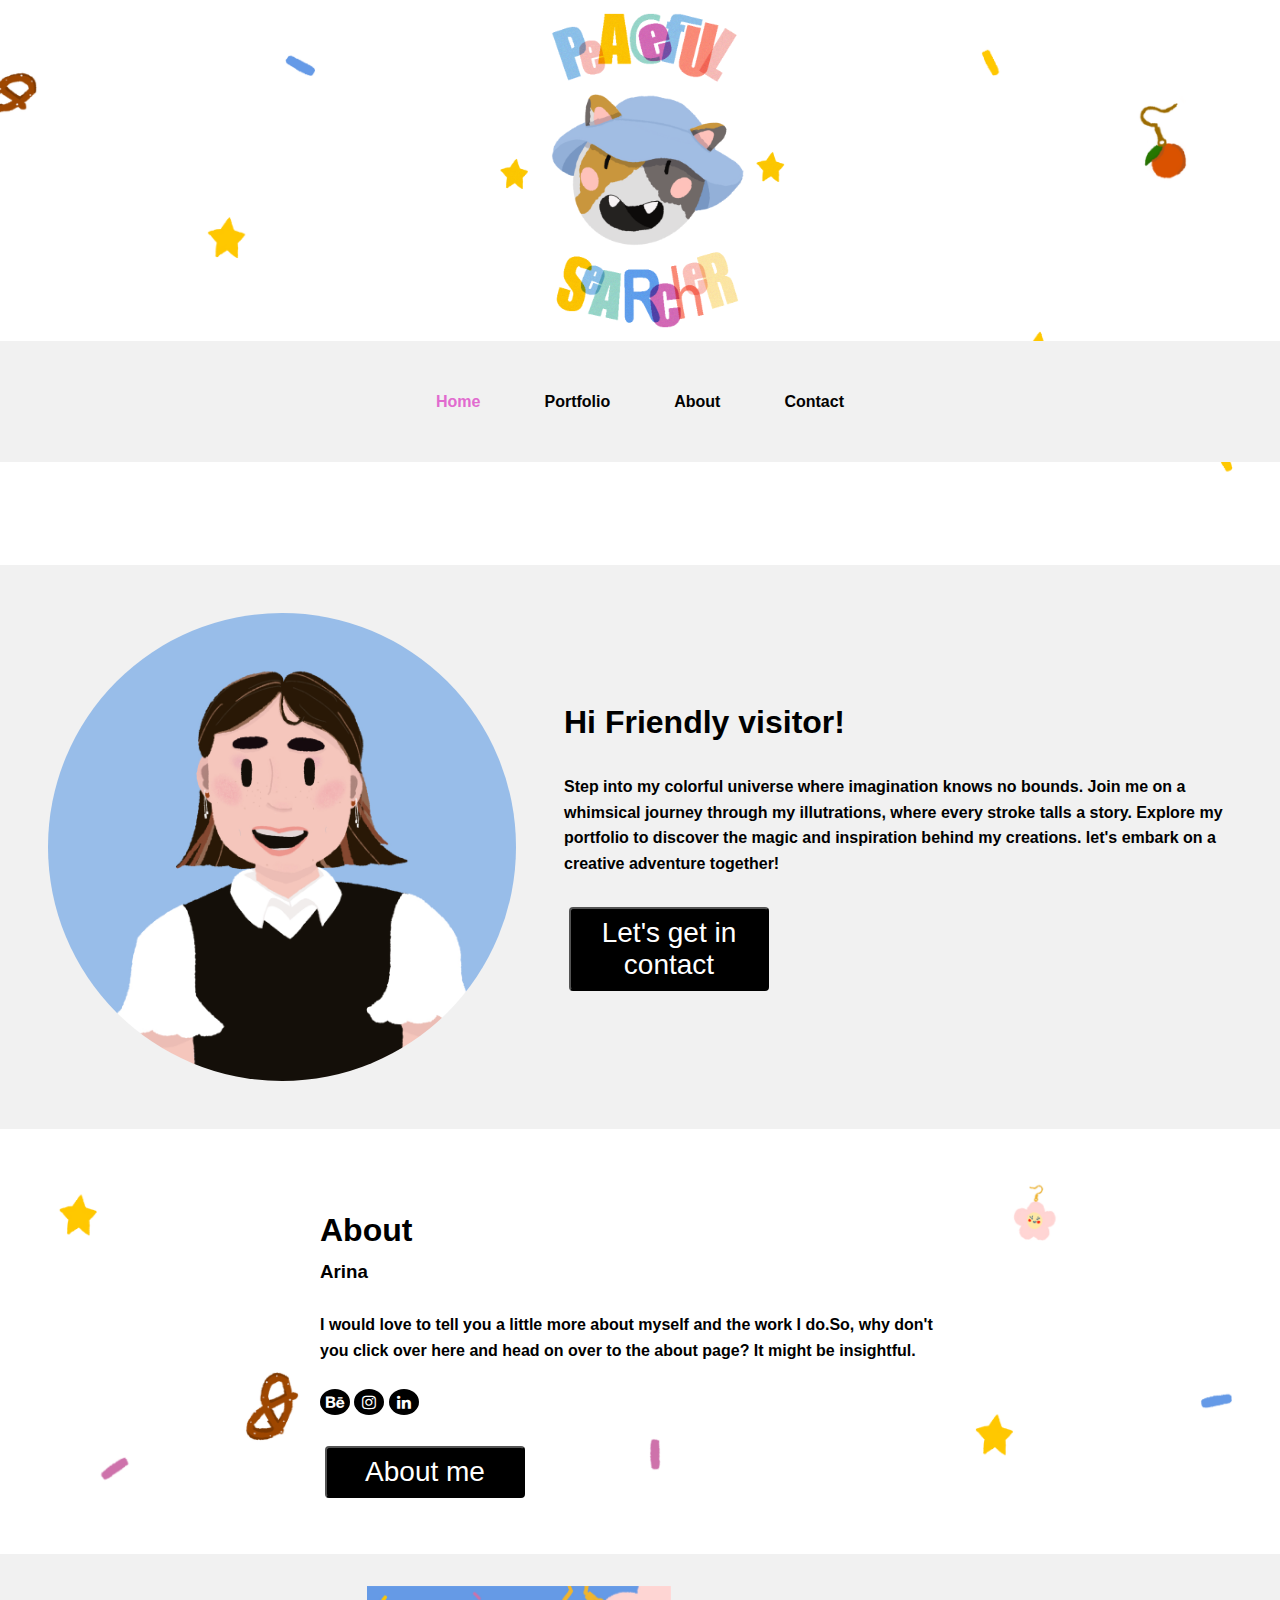
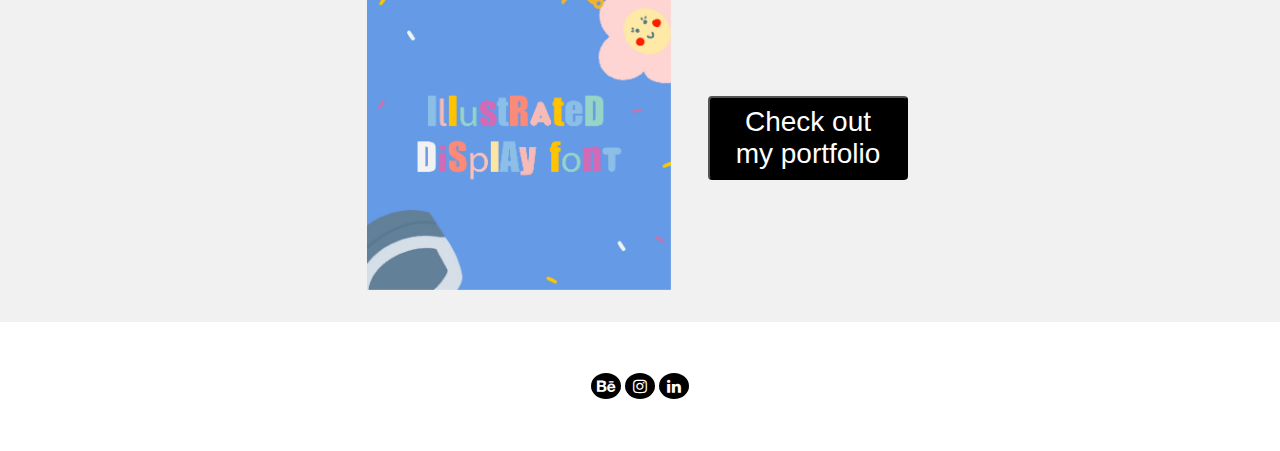
<file: index.html>
<!DOCTYPE html>
<html lang="en">
<head>
  <meta charset="UTF-8">
  <meta name="viewport" content="width=device-width, initial-scale=1.0">
  <title>Peaceful Searcher</title>
  <link rel="stylesheet" href="styles.css">
  <link rel="stylesheet" href="https://cdnjs.cloudflare.com/ajax/libs/font-awesome/4.7.0/css/font-awesome.min.css">
  
</head>
<body>

    <img src="images/Asset 2.png" alt="Peaceful Searcher" width="25%" height="25%" class="center" >


  <!-- Navigation Bar -->
  <nav>
    <ul class="container">
      <li><a href="index.html" class="current">Home</a></li>
      <li><a href="portfolio.html" >Portfolio</a></li>
      <li><a href="about.html">About</a></li>
      <li><a href="contact.html">Contact</a></li>
    </ul>
  </nav>

  <!-- Main Content -->
   <br/>
   <br/>
   <br/>
   <br/>

   <div class="container">
    <div class="profile-section">
      <img src="images/Avatar.jpg" alt="Avatar picture" width="50%" height="50%" class="profile-image">
    </div>

    <div >
    <h1>Hi Friendly visitor!</h1>
    <br/>
    <p><b>
      Step into my colorful universe where imagination knows no bounds. Join me
      on a whimsical journey through my illutrations, where every stroke talls a 
      story. Explore my portfolio to discover the magic and inspiration behind my
      creations. let's embark on a creative adventure together!
    </b></p>
    <br/>
    <a href="contact.html"><button class="button"><span>Let's get in contact</span></button></a>
  </div>
</div>
    <br/>
    <br/>
    <br/>
    <div class="text-justify1">
      <h1>About</h1>
    <h3>Arina</h3>
    <br/>
    <p><b>
      I would love to tell you a little more about myself and the work I do.So, why don't you click over here and head on over to the about page? It might be insightful.
    </b></p>
    <br/>
    <a href="https://www.behance.net/arinagrobler1" class="fa fa-behance"></a>
    <a href="https://www.instagram.com/peaceful_searchers/" class="fa fa-instagram"></a>
    <a href="https://www.linkedin.com/in/arina-grobler-a62672297" class="fa fa-linkedin"></a>
    <br/>
    <br/>
    <a href="about.html"><button class="button"><span>About me</span></button></a>
    </div>

    <br/>
    <br/>

    <p>
      <div  class="container">
        <img src="images/Asset 8.jpg" alt="Illustrated Display Font" width="25%" height="25%">
        <a href="portfolio.html" ><button class="button"><span>Check out my portfolio</span></button></a>
      </div>
    </p>

    <br/>
    <br/>
    <div class="text-justify">
      <a href="https://www.behance.net/arinagrobler1" class="fa fa-behance"></a>
      <a href="https://www.instagram.com/peaceful_searchers/" class="fa fa-instagram"></a>
      <a href="https://www.linkedin.com/in/arina-grobler-a62672297" class="fa fa-linkedin"></a>
    </div>
    <br/>
    <br/>

</body>
</html>
</file>
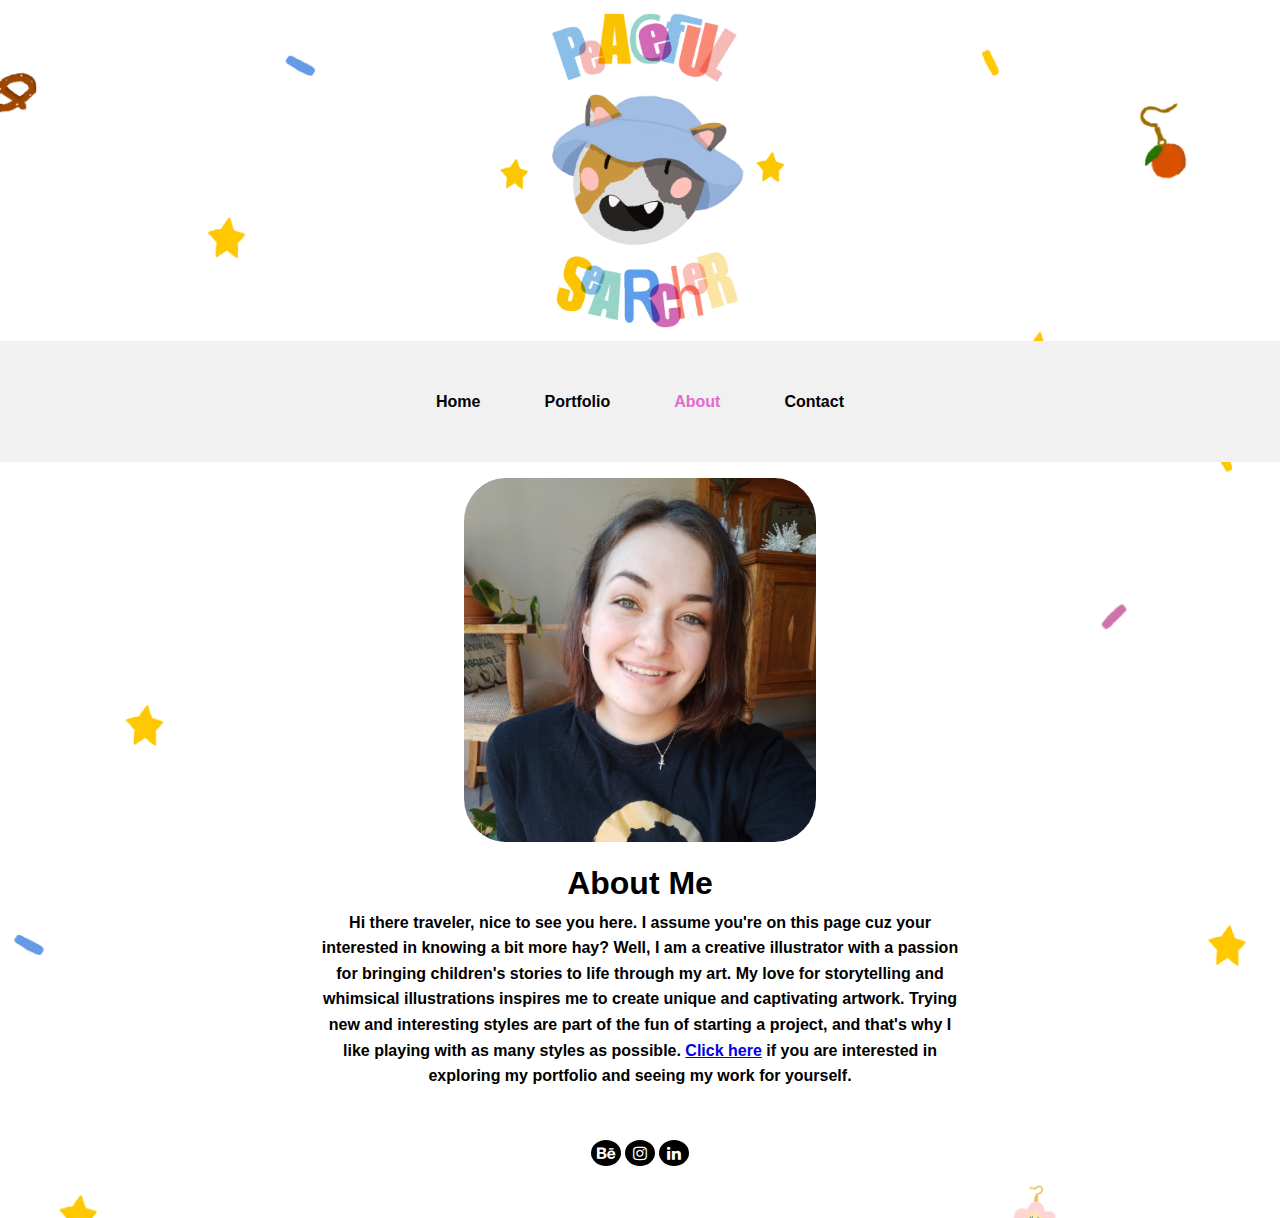
<file: about.html>
<!DOCTYPE html>
<html lang="en">
<head>
  <meta charset="UTF-8">
  <meta name="viewport" content="width=device-width, initial-scale=1.0">
  <title>Peaceful Searcher</title>
  <link rel="stylesheet" href="styles.css">
  <link rel="stylesheet" href="https://cdnjs.cloudflare.com/ajax/libs/font-awesome/4.7.0/css/font-awesome.min.css">
 
</head>
<body>

    <img src="images/Asset 2.png" alt="Peaceful Searcher" width="25%" height="25%" class="center" >

  <!-- Navigation Bar -->
  <nav>
    <ul class="container">
      <li><a href="index.html">Home</a></li>
      <li><a href="portfolio.html">Portfolio</a></li>
      <li><a href="about.html" class="current">About</a></li>
      <li><a href="contact.html">Contact</a></li>
    </ul>
  </nav>

  <!-- Main Content -->
   <img src="images/kiki.jpg" alt="Photo of myself"  class="profile-imagetwo">
   <div  class="text-justify">
    <h1>About Me</h1>
    <p><b>
      Hi there traveler, nice to see you here. I assume you're on this page cuz your interested in knowing a bit more hay?
      Well, I am a creative illustrator with a passion for bringing children's stories to life through my art. My love for storytelling and whimsical illustrations inspires me to create unique and captivating artwork. Trying new and interesting styles are part of the fun of starting a project, and that's why I like playing with as many styles as possible. 
      <a href="portfolio.html">Click here</a> if you are interested in exploring my portfolio and seeing my work for yourself.
    </b></p>
   </div>

   <br/>
    <br/>
    <div class="text-justify">
      <a href="https://www.behance.net/arinagrobler1" class="fa fa-behance"></a>
      <a href="https://www.instagram.com/peaceful_searchers/" class="fa fa-instagram"></a>
      <a href="https://www.linkedin.com/in/arina-grobler-a62672297" class="fa fa-linkedin"></a>
    </div>
    <br/>
    <br/>
  
</body>
</html>
</file>
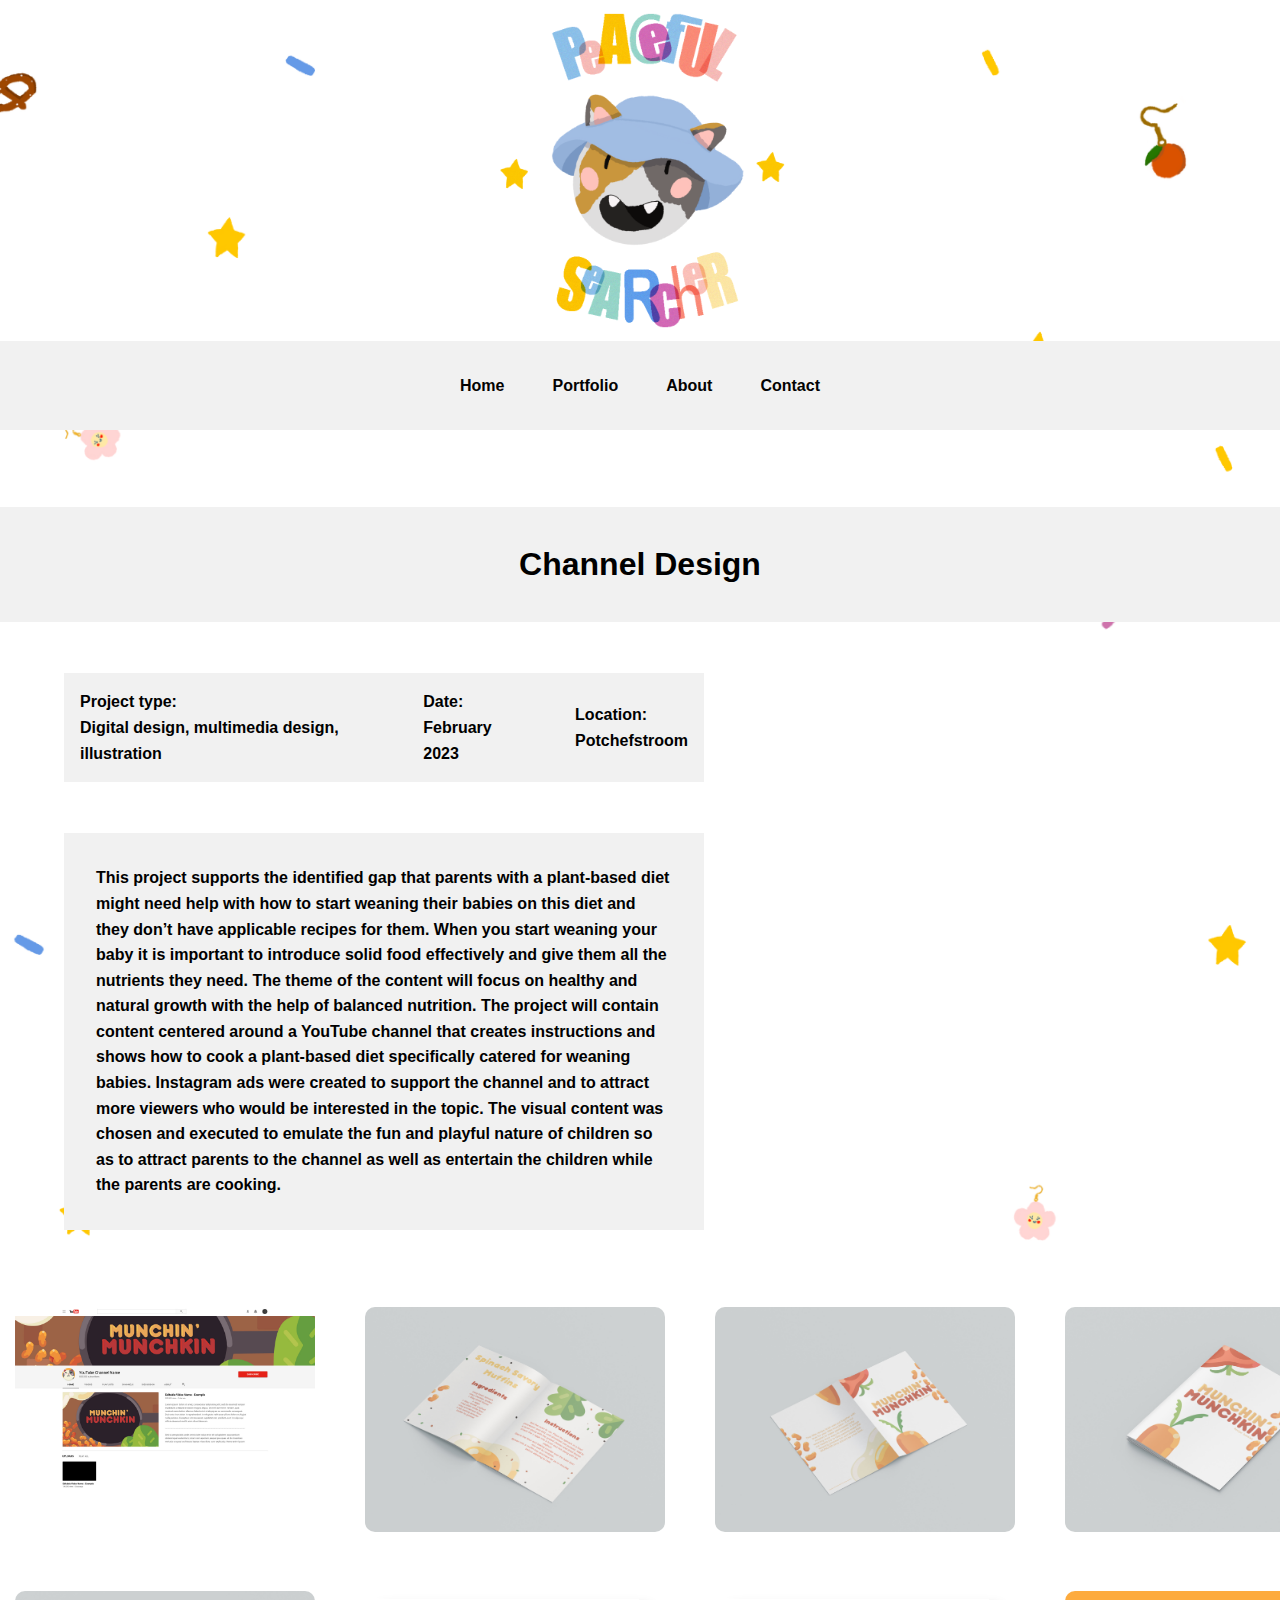
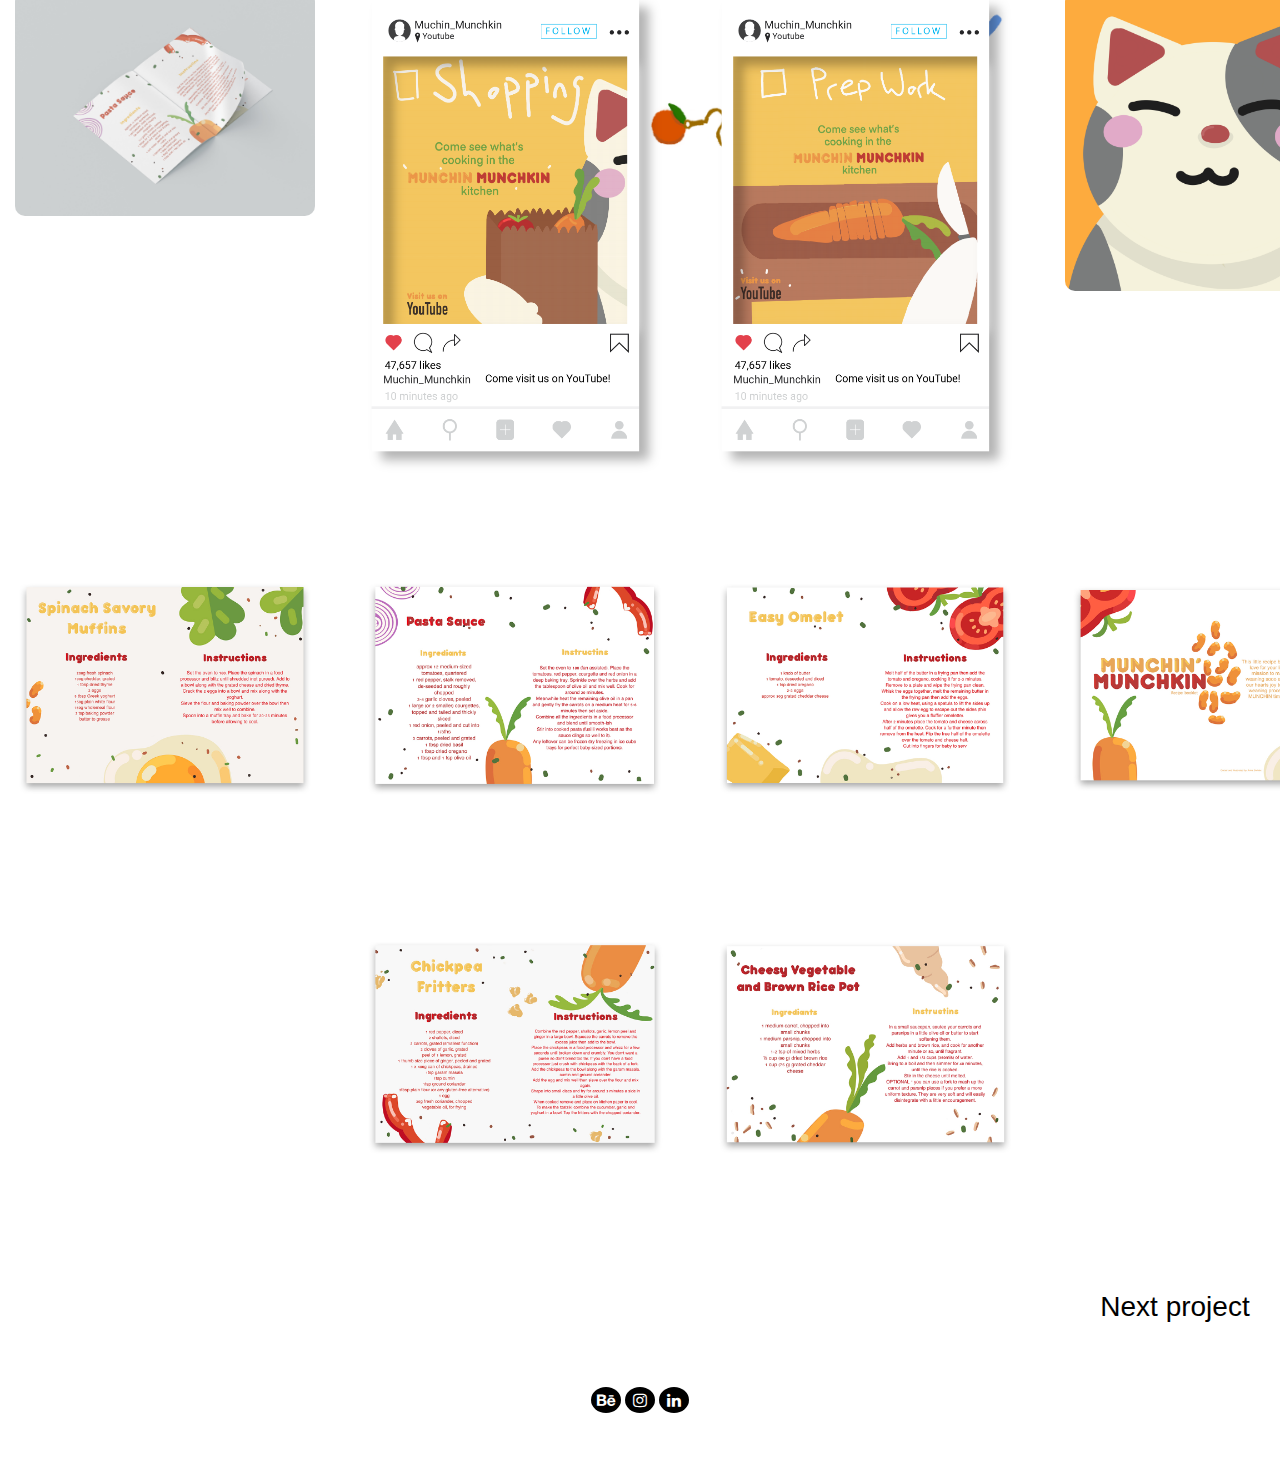
<file: channel-design.html>
<!DOCTYPE html>
<html lang="en">
<head>
  <meta charset="UTF-8">
  <meta name="viewport" content="width=device-width, initial-scale=1.0">
  <title>Peaceful Searcher</title>
  <link rel="stylesheet" href="styles.css">
  <link rel="stylesheet" href="https://cdnjs.cloudflare.com/ajax/libs/font-awesome/4.7.0/css/font-awesome.min.css">
  <script src="script.js" defer></script>
</head>
<body>

    <img src="images/Asset 2.png" alt="Peaceful Searcher" width="25%" height="25%" class="center" >


  <!-- Navigation Bar -->
  <nav class="container">
    <ul>
      <li><a href="index.html">Home</a></li>
      <li><a href="portfolio.html">Portfolio</a></li>
      <li><a href="about.html">About</a></li>
      <li><a href="contact.html">Contact</a></li>
    </ul>
  </nav>
  <br/>
  <br/>
  <br/>
  

  <!-- Main Content -->
   <h1 class="container">Channel Design</h1>
   <br/>
   <br/>
   
   
   <div class="container2">
      <p><b>
        Project type:<br/>
        Digital design, multimedia design, illustration        
    </b></p>
    <p></p>
    <p><b>
        Date:<br/>
        February 2023
    </b></p>
    <p></p>
    <p><b>
        Location:<br/>
        Potchefstroom

    </b></p>
   </div>

    <br/>
    <br/>

    <div class="containertwo">
        <p><b>
            This project supports the identified gap that parents with a plant-based diet might need help with how to start weaning their babies on this diet and they don’t have applicable recipes for them. When you start weaning your baby it is important to introduce solid food effectively and give them all the nutrients they need. The theme of the content will focus on healthy and natural growth with the help of balanced nutrition. The project will contain content centered around a YouTube channel that creates instructions and shows how to cook a plant-based diet specifically catered for weaning babies. Instagram ads were created to support the channel and to attract more viewers who would be interested in the topic. The visual content was chosen and executed to emulate the fun and playful nature of children so as to attract parents to the channel as well as entertain the children while the parents are cooking.
        </b></p>

    </div>

    <br/>
    <br/>
    <br/>



    <div class="gallery">
        <div class="gallery-item">
            <img src="channel/Youtube mockup.jpg" alt="Channel Design" width="75%" height="75%" onclick="openModal(this)" class="modal-hover-opacity">
        </div>
        <div class="gallery-item">
          <img src="channel/Free_A4_Brochure_Mockup_6.jpg" alt="Illutrated Display font" width="75%" height="75%">
        </div>
        <div class="gallery-item">
          <img  src="channel/Free_A4_Brochure_Mockup_8.jpg" alt="Illutrated Display font" width="75%" height="75%">
        </div>
        <div class="gallery-item">
            <img src="channel/Free_A4_Brochure_Mockup_2.jpg" alt="Illutrated Display font" width="75%" height="75%">
          </div>
      </div>
        
      <br/>
      <br/>
      <div class="gallery">
        <div class="gallery-item">
          <img src="channel/Free_A4_Brochure_Mockup_3.jpg" alt="Illutrated Display font" width="75%" height="75%">
        </div>
        <div class="gallery-item">
          <img src="channel/Instagram Mockup2.png" alt="Design Ethics Zine" width="75%" height="75%">
        </div>
        <div class="gallery-item">
          <img src="channel/Instagram Mockup1.png" alt="Illutrated Display font" width="75%" height="75%">
        </div>
        <div class="gallery-item">
          <img  src="channel/Avatar_V2.png" alt="Design Ethics Zine" width="75%" height="75%">
        </div>
      </div>

      <br/>
      <br/>
      <div class="gallery">
        <div class="gallery-item">
          <img src="channel/Artboard 2.jpg" alt="Channel Design" width="75%" height="75%">
        </div>
        <div class="gallery-item">
          <img src="channel/Artboard 5.jpg" alt="Design Ethics Zine" width="75%" height="75%">
        </div>
        <div class="gallery-item">
          <img src="channel/Artboard 3.jpg" alt="Illutrated Display font" width="75%" height="75%">
        </div>
        <div class="gallery-item">
          <img src="channel/Artboard 1.jpg" alt="Channel Design" width="75%" height="75%">
        </div>
      </div>

      <br/>
      <br/>
      <div class="gallery">
        <div class="gallery-item">
          <img src="channel/Artboard 6.jpg" alt="Channel Design" width="75%" height="75%">
        </div>
        <div class="gallery-item">
          <img src="channel/Artboard 4.jpg" alt="Design Ethics Zine" width="75%" height="75%">
        </div>
      </div>
      <br/>
      <br/>
      <br/>

      <a href="dad.html"><button class="button1"><span>Next project</span></button></a>

      <br/>
    <br/>
    <div class="text-justify">
      <a href="https://www.behance.net/arinagrobler1" class="fa fa-behance"></a>
      <a href="https://www.instagram.com/peaceful_searchers/" class="fa fa-instagram"></a>
      <a href="https://www.linkedin.com/in/arina-grobler-a62672297" class="fa fa-linkedin"></a>
    </div>
    <br/>
    <br/>
      
<script src="script.js" defer></script>
</body>
</html>
</file>
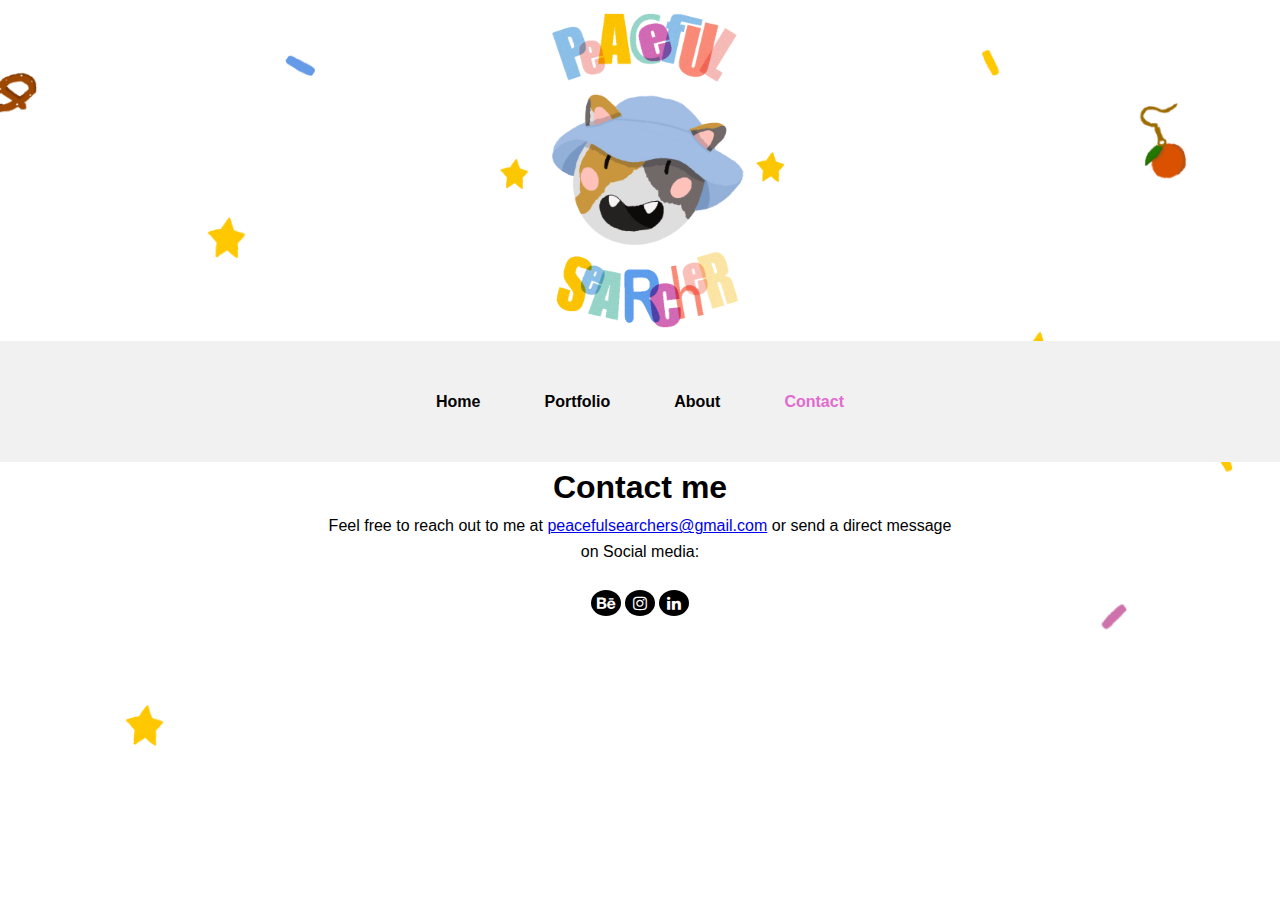
<file: contact.html>
<!DOCTYPE html>
<html lang="en">
<head>
  <meta charset="UTF-8">
  <meta name="viewport" content="width=device-width, initial-scale=1.0">
  <title>Peaceful Searcher</title>
  <link rel="stylesheet" href="styles.css" >
  <link rel="stylesheet" href="https://cdnjs.cloudflare.com/ajax/libs/font-awesome/4.7.0/css/font-awesome.min.css">
 
</head>
<body>

    <img src="images/Asset 2.png" alt="Peaceful Searcher" width="25%" height="25%" class="center" >

  <!-- Navigation Bar -->
  <nav>
    <ul class="container">
      <li><a href="index.html">Home</a></li>
      <li><a href="portfolio.html">Portfolio</a></li>
      <li><a href="about.html">About</a></li>
      <li><a href="contact.html" class="current">Contact</a></li>
    </ul>
  </nav>

  <!-- Main Content -->

  <div class="text-justify">
    <h1>Contact me</h1>
    <p>
      Feel free to reach out to me at <a href="mailto:peacefulsearchers@gmail.com">peacefulsearchers@gmail.com</a> or send a direct message on Social media:
    </p>
    <br/>
    <a href="https://www.behance.net/arinagrobler1" class="fa fa-behance"></a>
    <a href="https://www.instagram.com/peaceful_searchers/" class="fa fa-instagram"></a>
    <a href="https://www.linkedin.com/in/arina-grobler-a62672297" class="fa fa-linkedin"></a>

  </div>
  
</body>
</html>
</file>
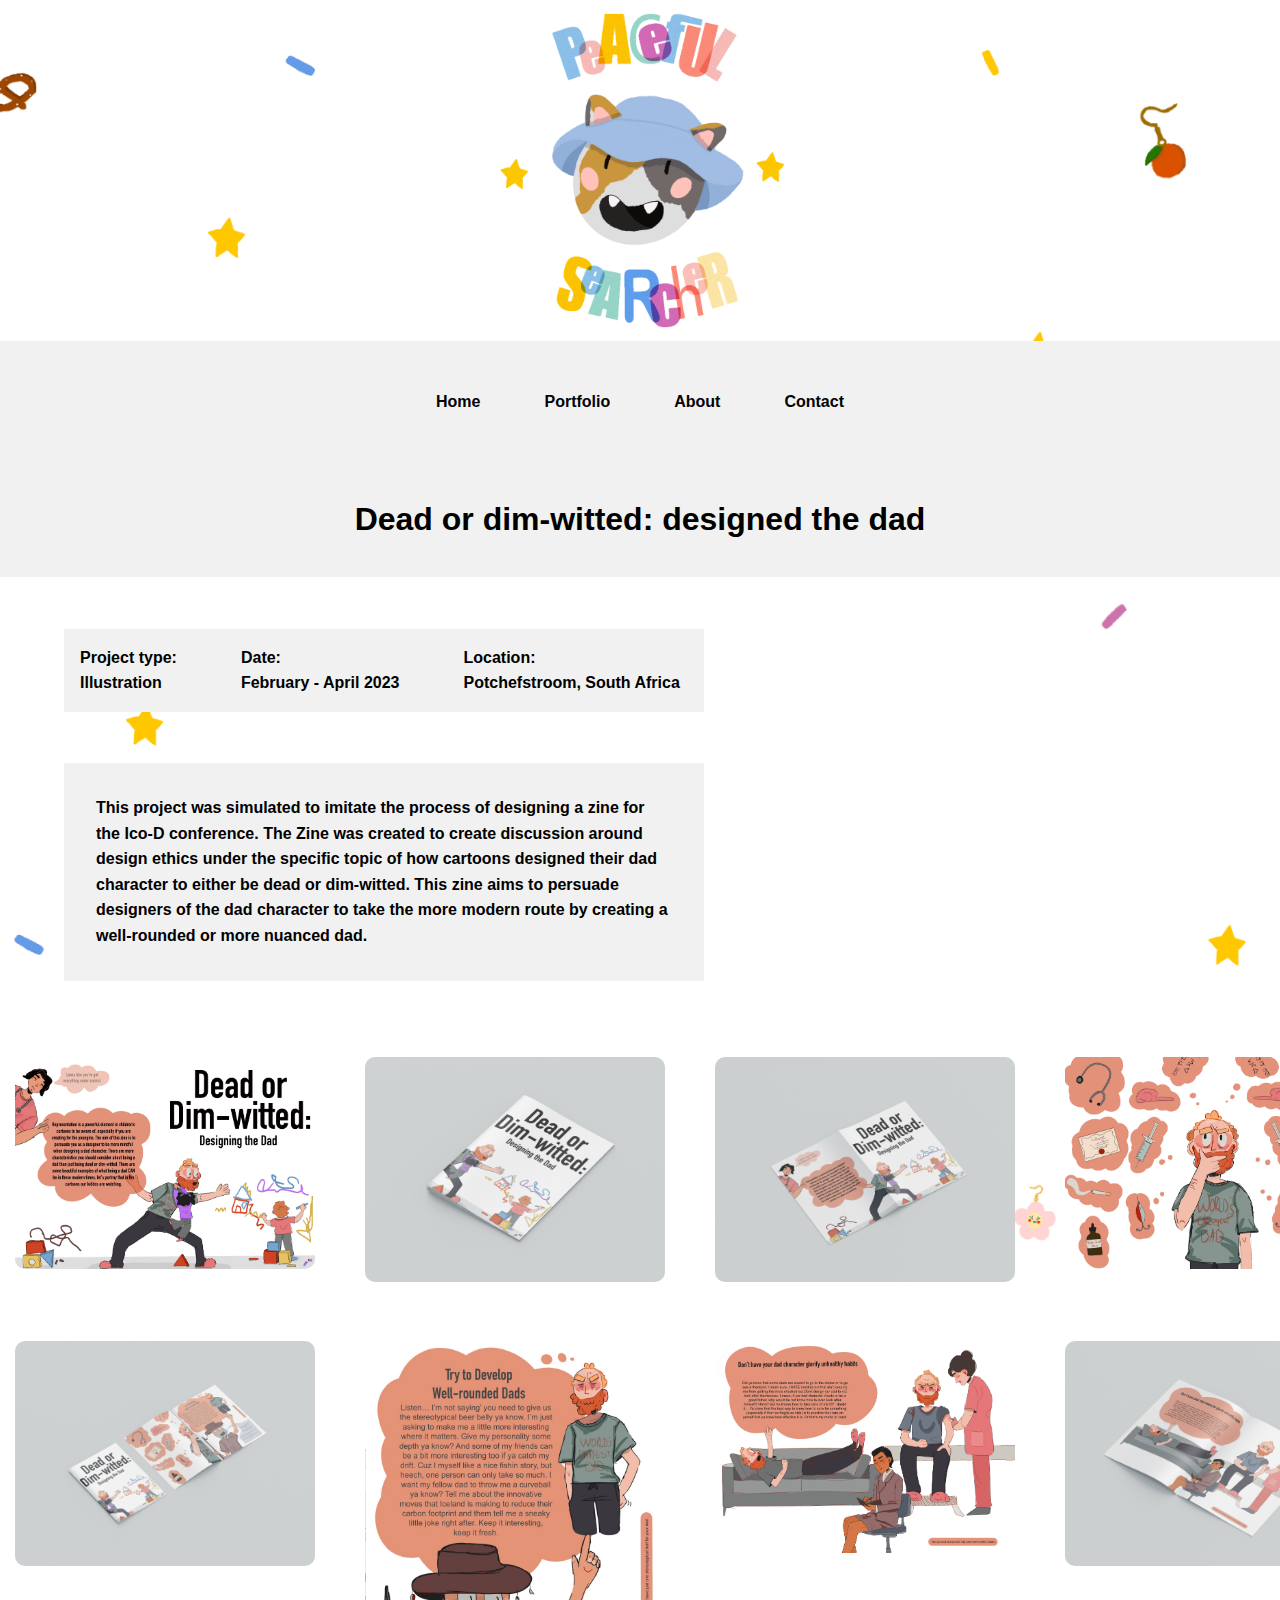
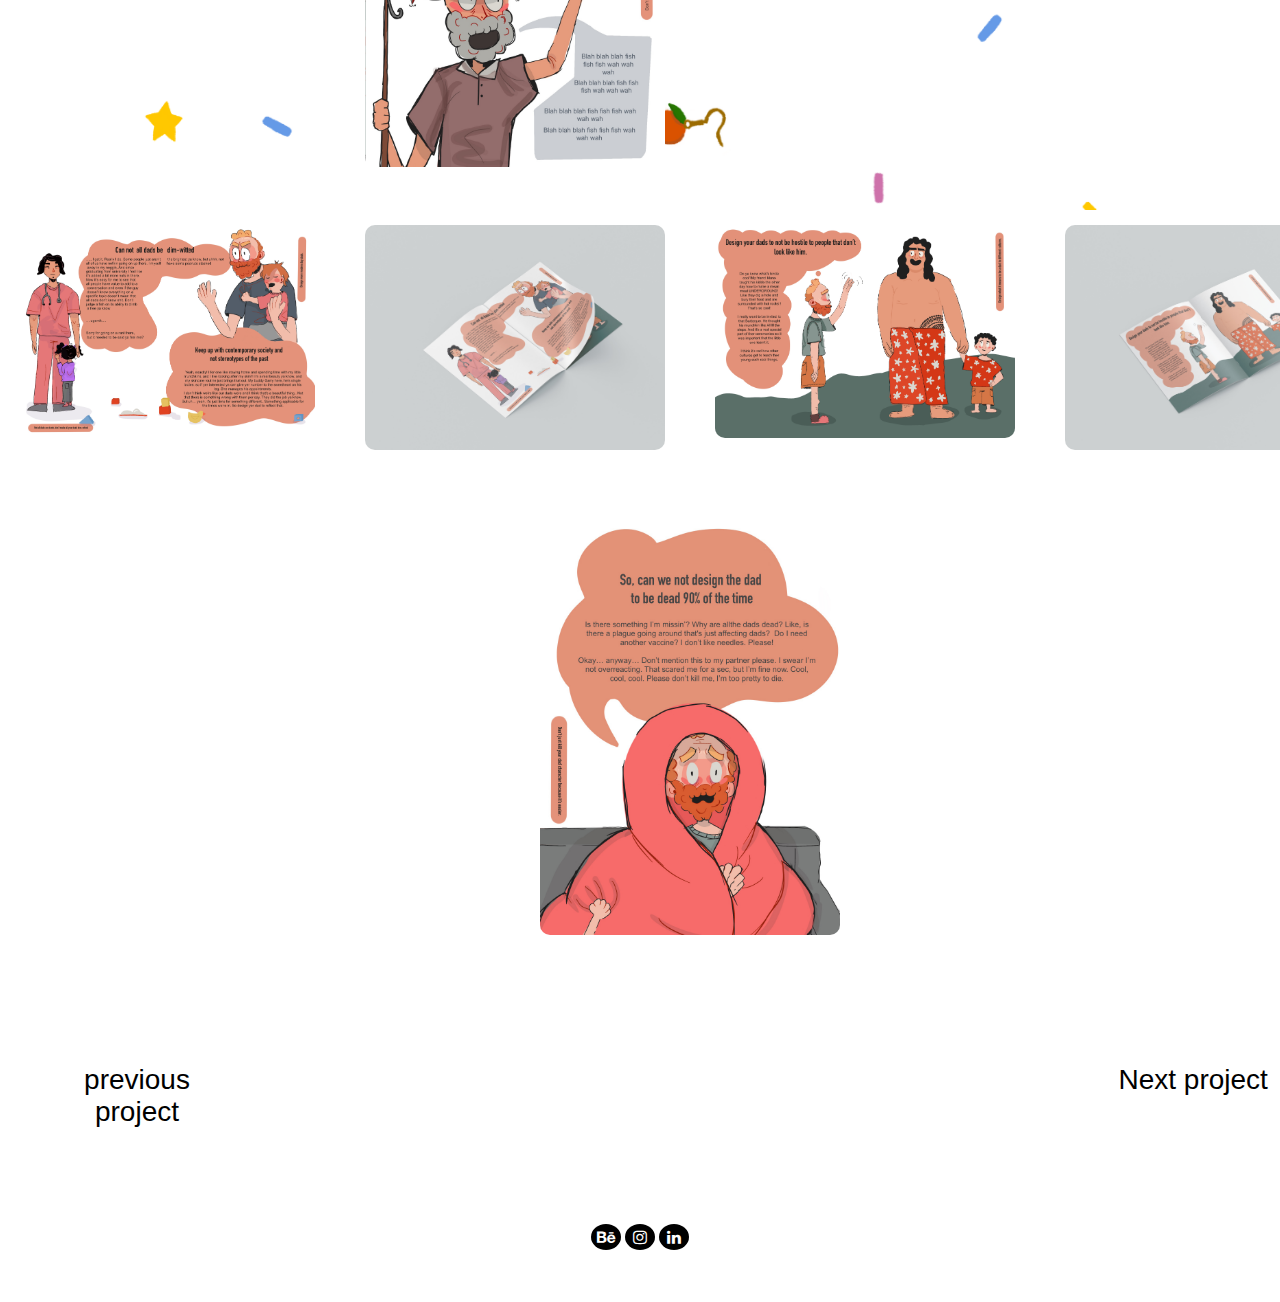
<file: dad.html>
<!DOCTYPE html>
<html lang="en">
<head>
  <meta charset="UTF-8">
  <meta name="viewport" content="width=device-width, initial-scale=1.0">
  <title>Peaceful Searcher</title>
  <link rel="stylesheet" href="styles.css">
  <link rel="stylesheet" href="https://cdnjs.cloudflare.com/ajax/libs/font-awesome/4.7.0/css/font-awesome.min.css">
  
</head>
<body>

    <img src="images/Asset 2.png" alt="Peaceful Searcher" width="25%" height="25%" class="center" >


  <!-- Navigation Bar -->
  <nav>
    <ul class="container">
      <li><a href="index.html">Home</a></li>
      <li><a href="portfolio.html">Portfolio</a></li>
      <li><a href="about.html">About</a></li>
      <li><a href="contact.html">Contact</a></li>
    </ul>
  </nav>

  <!-- Main Content -->
  <h1 class="container">Dead or dim-witted: designed the dad</h1>
  <br/>
  <br/>
  
  
  <div class="container2">
   <p><b>
       Project type:<br/>
       Illustration        
   </b></p>
   <p></p>
   <p><b>
       Date:<br/>
       February - April 2023
   </b></p>
   <p></p>
   <p><b>
       Location:<br/>
       Potchefstroom, South Africa

   </b></p>
   </div>

   <br/>
   <br/>

   <div class="containertwo">
       <p><b>
        This project was simulated to imitate the process of designing a zine for the Ico-D conference. The Zine was created to create discussion around design ethics under the specific topic of how cartoons designed their dad character to either be dead or dim-witted. This zine aims to persuade designers of the dad character to take the more modern route by creating a well-rounded or more nuanced dad.
       </b></p>

   </div>

   <br/>
   <br/>
   <br/>



   <div class="gallery">
       <div class="gallery-item">
           <img src="zine/Cover.jpg" alt="zine Design" width="75%" height="75%">
       </div>
       <div class="gallery-item">
         <img  src="zine/Free_A4_Brochure_Mockup_2.jpg" alt="Design Ethics Zine" width="75%" height="75%">
       </div>
       <div class="gallery-item">
         <img  src="zine/Free_A4_Brochure_Mockup_8.jpg" alt="Illutrated Display font" width="75%" height="75%">
       </div>
       <div class="gallery-item">
           <img src="zine/End_Pages.jpg" alt="Illutrated Display font" width="75%" height="75%">
         </div>
     </div>
       
     <br/>
     <br/>
     <div class="gallery">
       <div class="gallery-item">
         <img src="zine/Free_A4_Brochure_Mockup_1.jpg" alt="zine Design" width="75%" height="75%">
       </div>
       <div class="gallery-item">
         <img src="zine/ArinaGrobler_33747288_ReadReadyZine3.jpg" alt="Design Ethics Zine" width="75%" height="75%">
       </div>
       <div class="gallery-item">
         <img src="zine/DPS3 (1).jpg" alt="Illutrated Display font" width="75%" height="75%">
       </div>
       <div class="gallery-item">
           <img src="zine/Free_A4_Brochure_Mockup_6.jpg" alt="Illutrated Display font" width="75%" height="75%">
         </div>
     </div>

     <br/>
     <br/>
     <div class="gallery">
       <div class="gallery-item">
         <img src="zine/DPS2 (1).jpg" alt="zine Design" width="75%" height="75%">
       </div>
       <div class="gallery-item">
         <img src="zine/Free_A4_Brochure_Mockup_3.jpg" alt="Design Ethics Zine" width="75%" height="75%">
       </div>
       <div class="gallery-item">
         <img src="zine/DPS_4 (1).jpg" alt="Illutrated Display font" width="75%" height="75%">
       </div>
       <div class="gallery-item">
           <img src="zine/Free_A4_Brochure_Mockup_7.jpg" alt="Illutrated Display font" width="75%" height="75%">
         </div>
     </div>

     <br/>
     <br/>
     <div class="gallery">
       <div class="gallery-item">
         <img src="zine/ArinaGrobler_33747288_ReadReadyZine10.jpg" alt="zine Design" width="75%" height="75%">
       </div>
     </div>
     <br/>
     <br/>
     <br/>

     <div class="container1">
      <a href="channel-design.html"><button class="button2"><span>previous project</span></button></a>
      <a href="stokkies.html"><button class="button1"><span>Next project</span></button></a>
     </div>

     <br/>
     <br/>
     <div class="text-justify">
       <a href="https://www.behance.net/arinagrobler1" class="fa fa-behance"></a>
       <a href="https://www.instagram.com/peaceful_searchers/" class="fa fa-instagram"></a>
       <a href="https://www.linkedin.com/in/arina-grobler-a62672297" class="fa fa-linkedin"></a>
     </div>
     <br/>
     <br/>
     
</body>
</html>
</file>
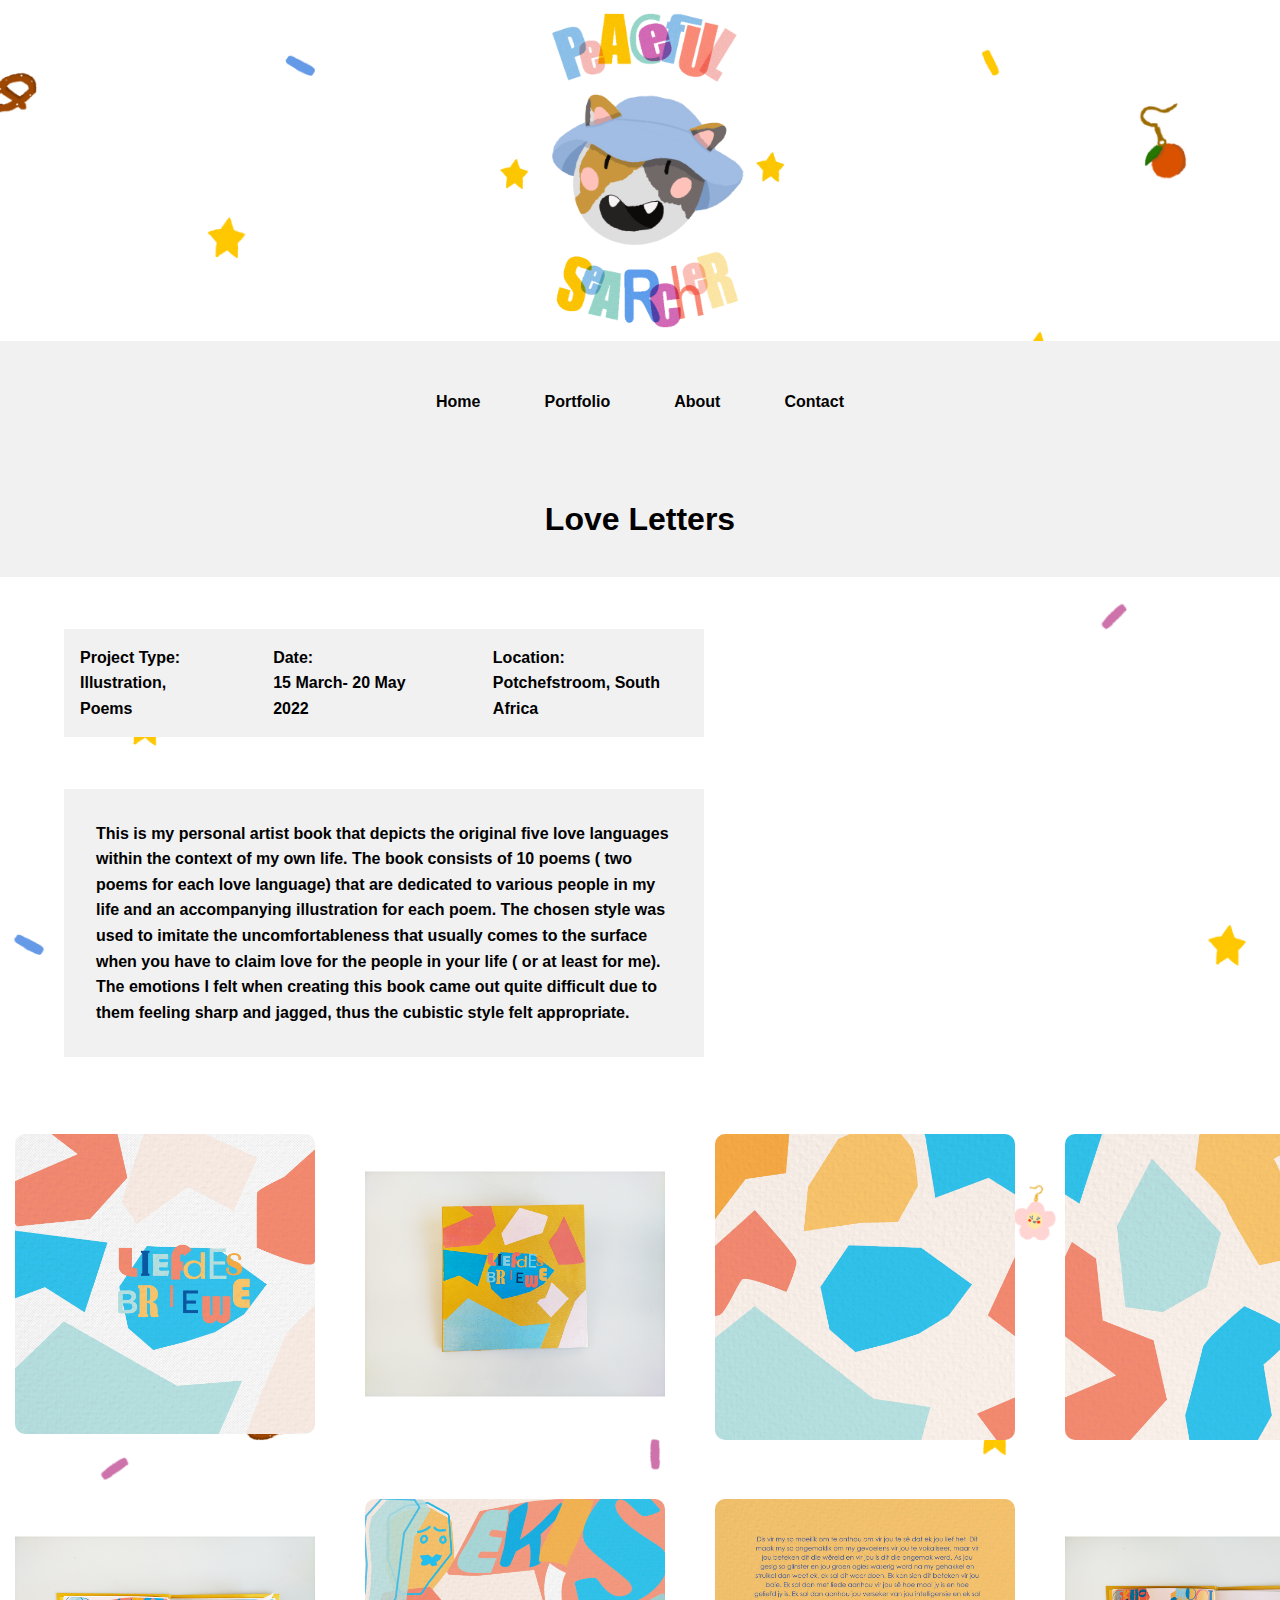
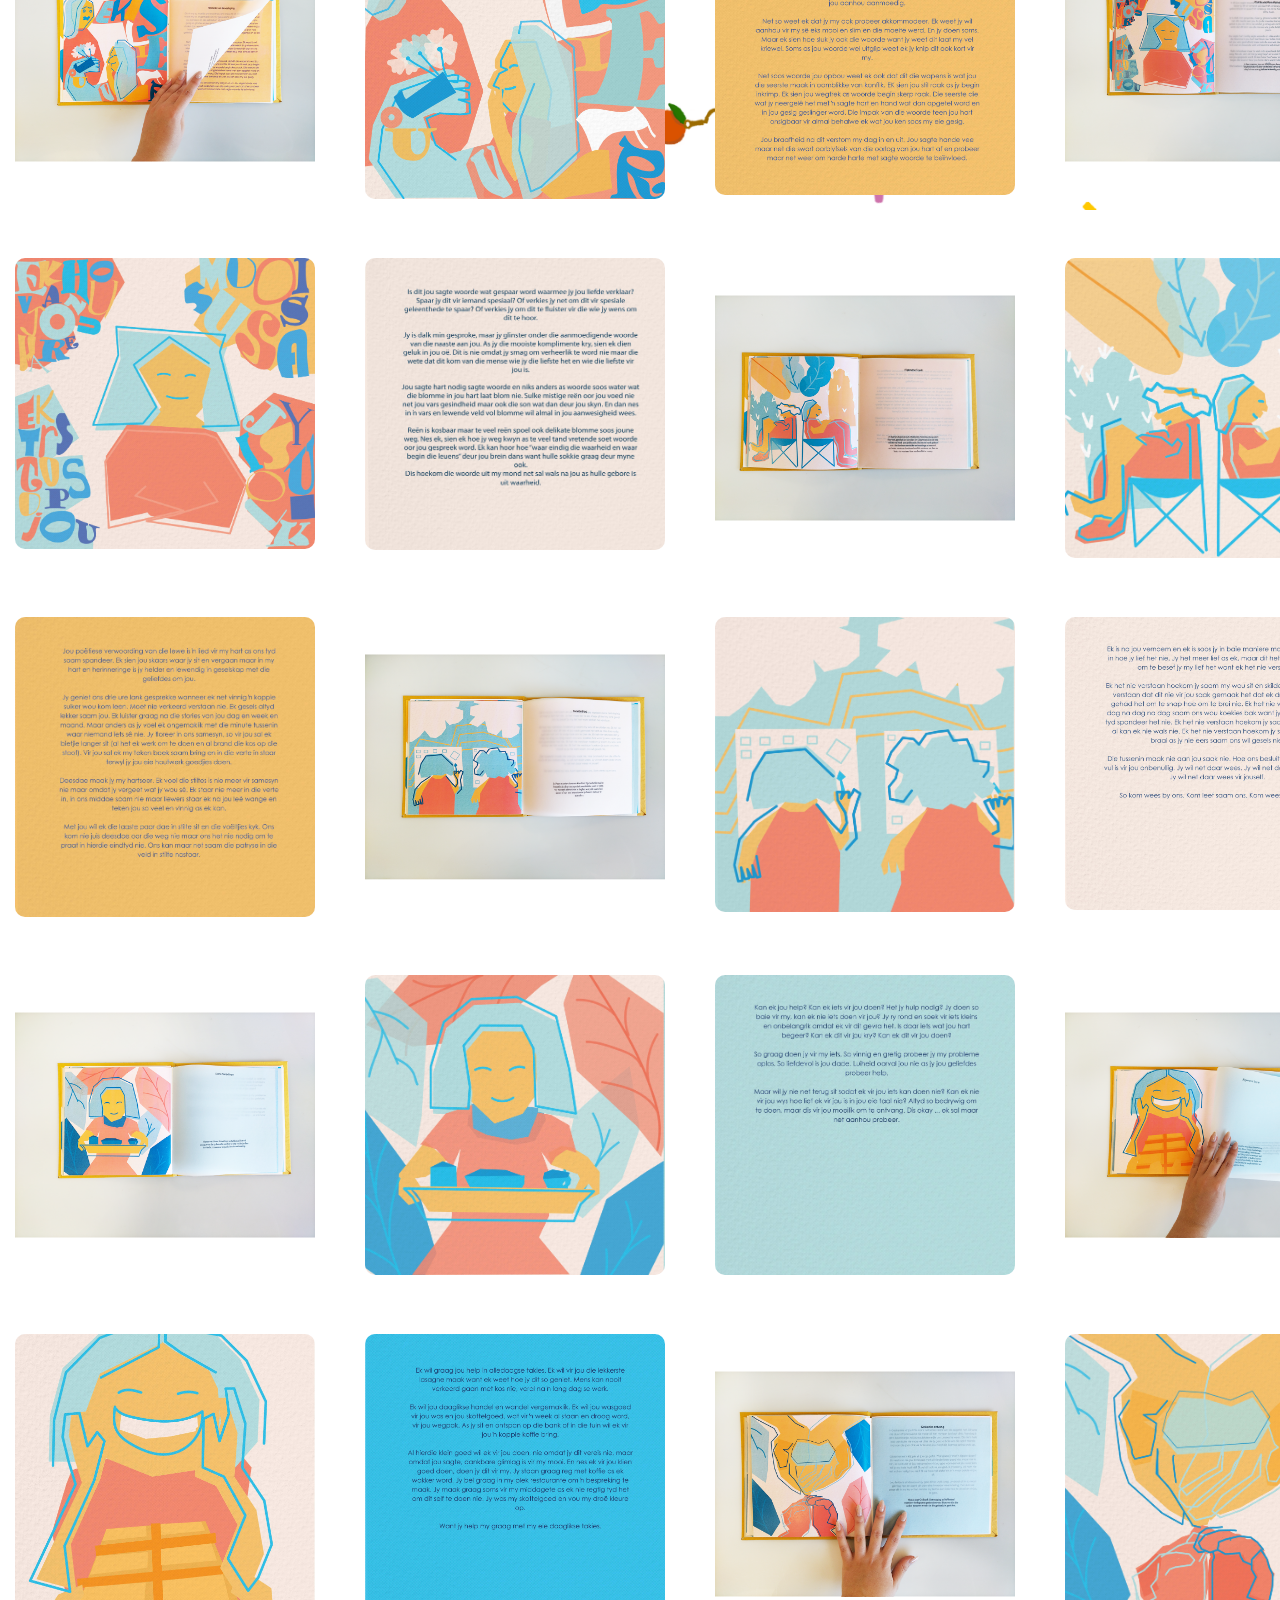
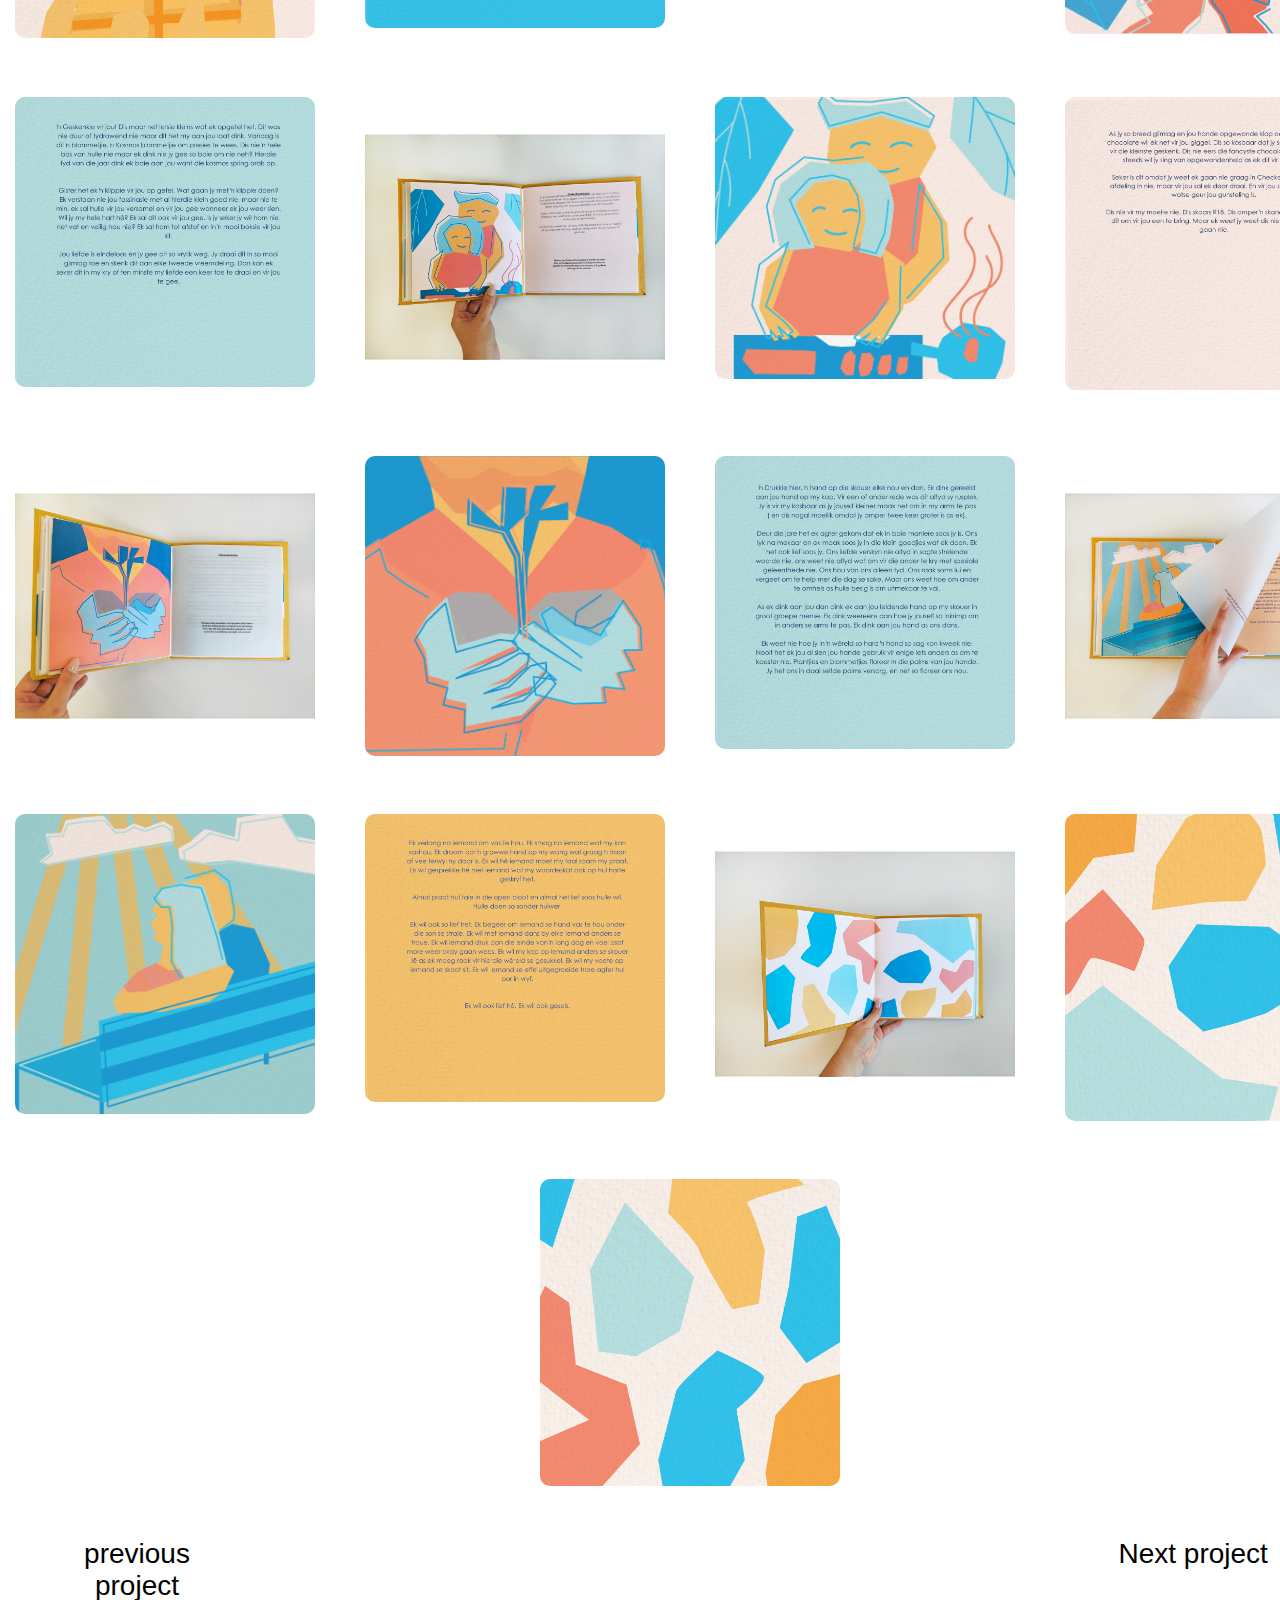
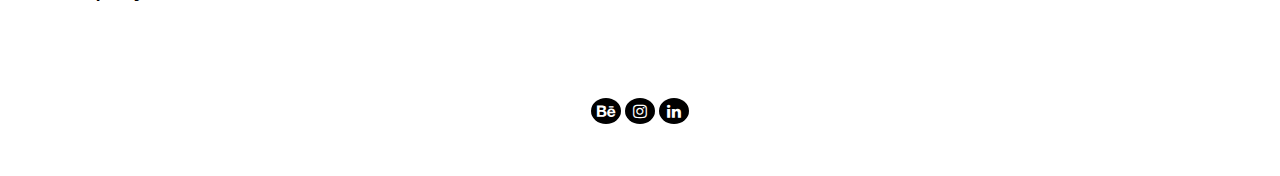
<file: love-letter.html>
<!DOCTYPE html>
<html lang="en">
<head>
  <meta charset="UTF-8">
  <meta name="viewport" content="width=device-width, initial-scale=1.0">
  <title>Peaceful Searcher</title>
  <link rel="stylesheet" href="styles.css">
  <link rel="stylesheet" href="https://cdnjs.cloudflare.com/ajax/libs/font-awesome/4.7.0/css/font-awesome.min.css">
  
</head>
<body>

    <img src="images/Asset 2.png" alt="Peaceful Searcher" width="25%" height="25%" class="center" >


  <!-- Navigation Bar -->
  <nav>
    <ul class="container">
      <li><a href="index.html">Home</a></li>
      <li><a href="portfolio.html">Portfolio</a></li>
      <li><a href="about.html">About</a></li>
      <li><a href="contact.html">Contact</a></li>
    </ul>
  </nav>

  <!-- Main Content -->
  <h1 class="container">Love Letters</h1>
  <br/>
  <br/>
  
  
  <div class="container2">
   <p><b>
       Project Type:<br/>
       Illustration, Poems       
   </b></p>
   <p></p>
   <p><b>
       Date:<br/>
       15 March- 20 May 2022
   </b></p>
   <p></p>
   <p><b>
       Location:<br/>
       Potchefstroom, South Africa

   </b></p>
   </div>

   <br/>
   <br/>

   <div class="containertwo">
       <p><b>
        This is my personal artist book that depicts the original five love languages within the context of my own life. The book consists of 10 poems ( two poems for each love language) that are dedicated to various people in my life and an accompanying illustration for each poem. The chosen style was used to imitate the uncomfortableness that usually comes to the surface when you have to claim love for the people in your life ( or at least for me). The emotions I felt when creating this book came out quite difficult due to them feeling sharp and jagged, thus the cubistic style felt appropriate.
       </b></p>

   </div>

   <br/>
   <br/>
   <br/>



   <div class="gallery">
       <div class="gallery-item">
           <img src="love/ArinaGrobler_33747288_ArtistsBook_Page_01.jpg" alt="love Design" width="75%" height="75%">
       </div>
       <div class="gallery-item">
         <img  src="love/Book Cover Design.png" alt="Design Ethics love" width="75%" height="75%">
       </div>
       <div class="gallery-item">
         <img  src="love/ArinaGrobler_33747288_ArtistsBook_Page_02.jpg" alt="Illutrated Display love" width="75%" height="75%">
       </div>
       <div class="gallery-item">
           <img src="love/ArinaGrobler_33747288_ArtistsBook_Page_03.jpg" alt="Illutrated Display love" width="75%" height="75%">
         </div>
     </div>
       
     <br/>
     <br/>
     <div class="gallery">
       <div class="gallery-item">
         <img src="love/woorde v bevestiging 2 prent.png" alt="love Design" width="75%" height="75%">
       </div>
       <div class="gallery-item">
         <img src="love/ArinaGrobler_33747288_ArtistsBook_Page_04.jpg" alt="Design Ethics love" width="75%" height="75%">
       </div>
       <div class="gallery-item">
         <img src="love/ArinaGrobler_33747288_ArtistsBook_Page_05.jpg" alt="Illutrated Display love" width="75%" height="75%">
       </div>
       <div class="gallery-item">
           <img src="love/woorde v bevestiging prent.png" alt="Illutrated Display love" width="75%" height="75%">
         </div>
     </div>

     <br/>
     <br/>
     <div class="gallery">
       <div class="gallery-item">
         <img src="love/ArinaGrobler_33747288_ArtistsBook_Page_06.jpg" alt="love Design" width="75%" height="75%">
       </div>
       <div class="gallery-item">
         <img src="love/ArinaGrobler_33747288_ArtistsBook_Page_07.jpg" alt="Design Ethics love" width="75%" height="75%">
       </div>
       <div class="gallery-item">
         <img src="love/kwaliteit tyd2 prent.png" alt="Illutrated Display love" width="75%" height="75%">
       </div>
       <div class="gallery-item">
           <img src="love/ArinaGrobler_33747288_ArtistsBook_Page_08.jpg" alt="Illutrated Display love" width="75%" height="75%">
         </div>
     </div>

     <br/>
     <br/>
     <div class="gallery">
       <div class="gallery-item">
         <img src="love/ArinaGrobler_33747288_ArtistsBook_Page_09.jpg" alt="love Design" width="75%" height="75%">
       </div>
       <div class="gallery-item">
         <img src="love/kwaliteit tyd prent.png" alt="Design Ethics love" width="75%" height="75%">
       </div>
       <div class="gallery-item">
         <img src="love/ArinaGrobler_33747288_ArtistsBook_Page_10.jpg" alt="Illutrated Display love" width="75%" height="75%">
       </div>
       <div class="gallery-item">
           <img src="love/ArinaGrobler_33747288_ArtistsBook_Page_11.jpg" alt="Illutrated Display love" width="75%" height="75%">
         </div>
     </div>

     <br/>
     <br/>
     <div class="gallery">
       <div class="gallery-item">
         <img src="love/diens handelinge prent 2.png" alt="love Design" width="75%" height="75%">
       </div>
       <div class="gallery-item">
         <img src="love/ArinaGrobler_33747288_ArtistsBook_Page_12.jpg" alt="Design Ethics love" width="75%" height="75%">
       </div>
       <div class="gallery-item">
         <img src="love/ArinaGrobler_33747288_ArtistsBook_Page_13.jpg" alt="Illutrated Display love" width="75%" height="75%">
       </div>
       <div class="gallery-item">
           <img src="love/diens handelinge prent.png" alt="Illutrated Display love" width="75%" height="75%">
         </div>
     </div>

     <br/>
     <br/>
     <div class="gallery">
       <div class="gallery-item">
         <img src="love/ArinaGrobler_33747288_ArtistsBook_Page_14.jpg" alt="love Design" width="75%" height="75%">
       </div>
       <div class="gallery-item">
         <img src="love/ArinaGrobler_33747288_ArtistsBook_Page_15.jpg" alt="Design Ethics love" width="75%" height="75%">
       </div>
       <div class="gallery-item">
         <img src="love/gekenke ontvang prent 2.3.png" alt="Illutrated Display love" width="75%" height="75%">
       </div>
       <div class="gallery-item">
           <img src="love/ArinaGrobler_33747288_ArtistsBook_Page_16.jpg" alt="Illutrated Display love" width="75%" height="75%">
         </div>
     </div>

     <br/>
     <br/>
     <div class="gallery">
       <div class="gallery-item">
         <img src="love/ArinaGrobler_33747288_ArtistsBook_Page_17.jpg" alt="love Design" width="75%" height="75%">
       </div>
       <div class="gallery-item">
         <img src="love/geskenke ontvang prent.png" alt="Design Ethics love" width="75%" height="75%">
       </div>
       <div class="gallery-item">
         <img src="love/ArinaGrobler_33747288_ArtistsBook_Page_18.jpg" alt="Illutrated Display love" width="75%" height="75%">
       </div>
       <div class="gallery-item">
           <img src="love/ArinaGrobler_33747288_ArtistsBook_Page_19.jpg" alt="Illutrated Display love" width="75%" height="75%">
         </div>
     </div>

     <br/>
     <br/>
     <div class="gallery">
      <div class="gallery-item">
        <img src="love/plant in die hand tilted.png" alt="love Design" width="75%" height="75%">
      </div>
      <div class="gallery-item">
        <img src="love/ArinaGrobler_33747288_ArtistsBook_Page_20.jpg" alt="Design Ethics love" width="75%" height="75%">
      </div>
      <div class="gallery-item">
        <img src="love/ArinaGrobler_33747288_ArtistsBook_Page_21.jpg" alt="Illutrated Display love" width="75%" height="75%">
      </div>
      <div class="gallery-item">
          <img src="love/Artboard 1.jpg" alt="Illutrated Display love" width="75%" height="75%">
        </div>
    </div>

    <br/>
     <br/>
     <div class="gallery">
      <div class="gallery-item">
        <img src="love/ArinaGrobler_33747288_ArtistsBook_Page_22.jpg" alt="love Design" width="75%" height="75%">
      </div>
      <div class="gallery-item">
        <img src="love/ArinaGrobler_33747288_ArtistsBook_Page_23.jpg" alt="Design Ethics love" width="75%" height="75%">
      </div>
      <div class="gallery-item">
        <img src="love/end pages of artist book.png" alt="Illutrated Display love" width="75%" height="75%">
      </div>
      <div class="gallery-item">
          <img src="love/ArinaGrobler_33747288_ArtistsBook_Page_26.jpg" alt="Illutrated Display love" width="75%" height="75%">
        </div>
    </div>

    <br/>
     <br/>
     <div class="gallery">
      <div class="gallery-item">
        <img src="love/ArinaGrobler_33747288_ArtistsBook_Page_27.jpg" alt="love Design" width="75%" height="75%">
      </div>
    </div>

    <div class="container1">
      <a href="hexlappies.html"><button class="button2"><span>previous project</span></button></a>
      <a href="yes-def.html"><button class="button1"><span>Next project</span></button></a>
    </div>
     
    <br/>
    <br/>
    <div class="text-justify">
      <a href="https://www.behance.net/arinagrobler1" class="fa fa-behance"></a>
      <a href="https://www.instagram.com/peaceful_searchers/" class="fa fa-instagram"></a>
      <a href="https://www.linkedin.com/in/arina-grobler-a62672297" class="fa fa-linkedin"></a>
    </div>
    <br/>
    <br/>
    
</body>
</html>
</file>
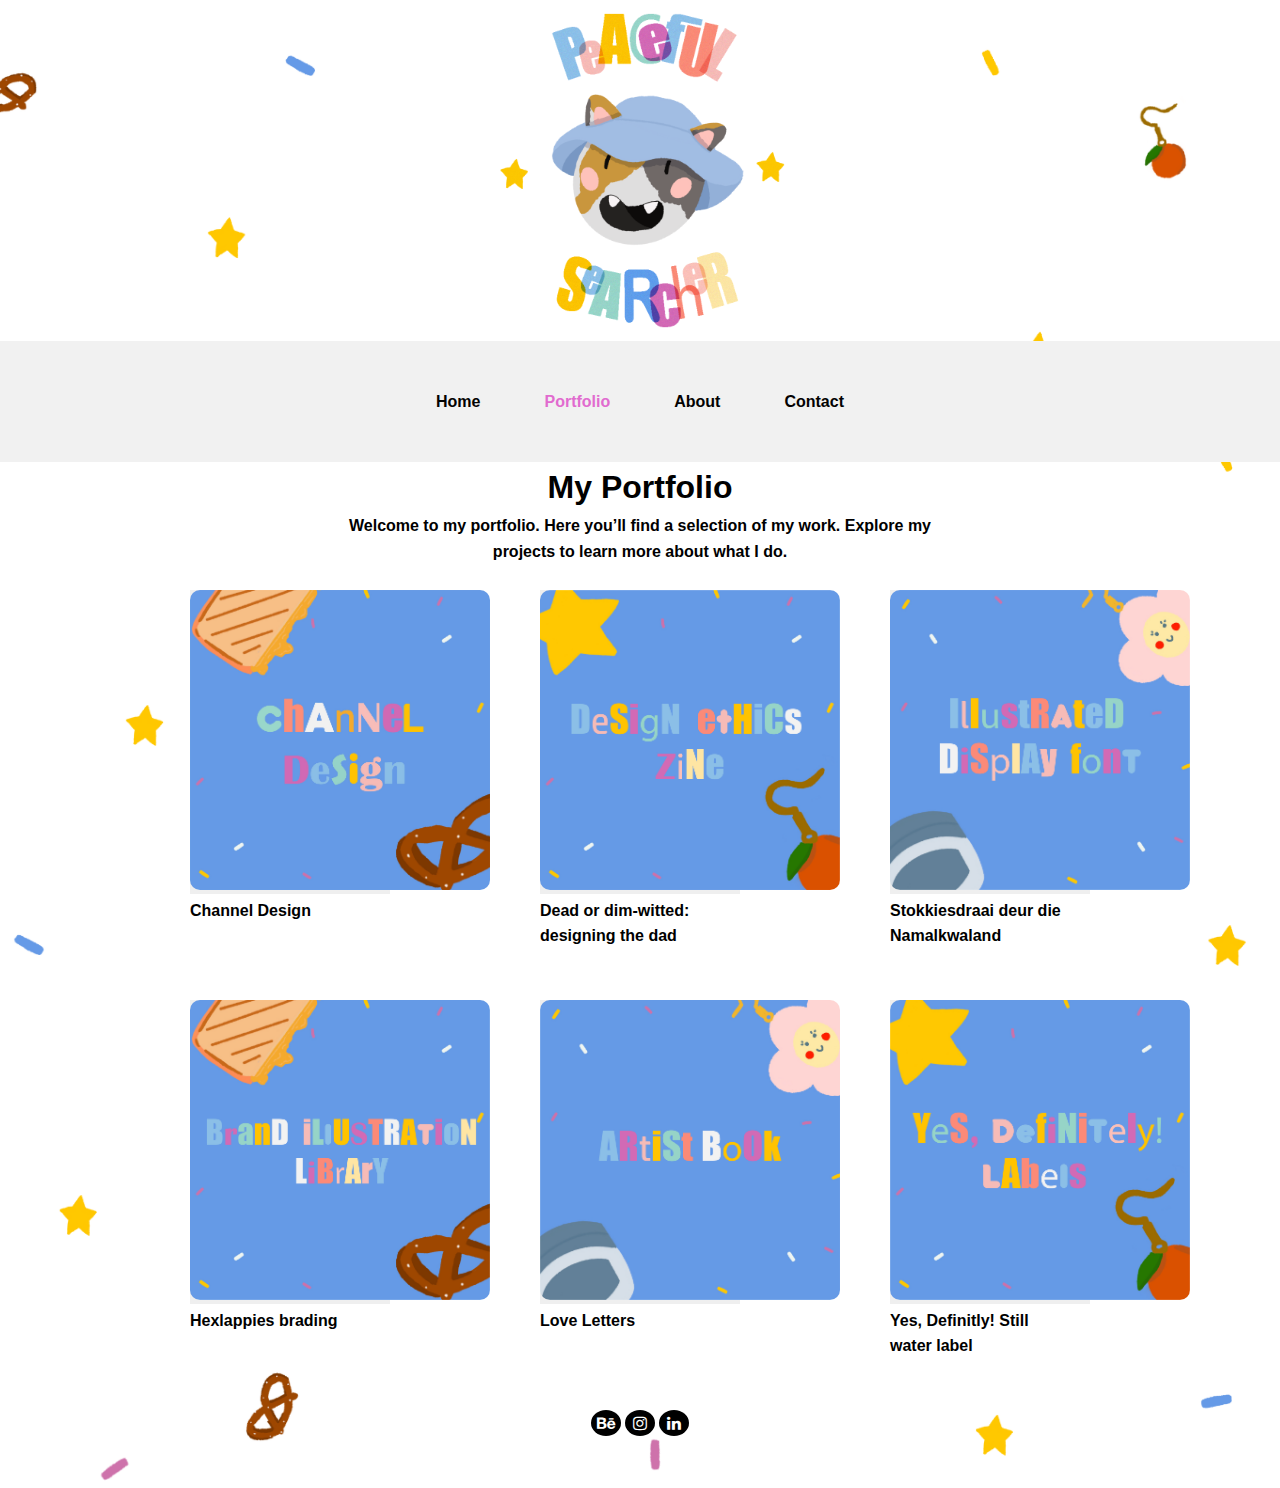
<file: portfolio.html>
<!DOCTYPE html>
<html lang="en">
<head>
  <meta charset="UTF-8">
  <meta name="viewport" content="width=device-width, initial-scale=1.0">
  <title>Peaceful Searcher</title>
  <link rel="stylesheet" href="styles.css">
  <link rel="stylesheet" href="https://cdnjs.cloudflare.com/ajax/libs/font-awesome/4.7.0/css/font-awesome.min.css">
  
</head>
<body>
  <img src="images/Asset 2.png" alt="Peaceful Searcher" width="25%" height="25%" class="center" >

  <!-- Navigation Bar -->
  <nav>
    <ul class="container">
      <li><a href="index.html">Home</a></li>
      <li><a href="portfolio.html" class="current">Portfolio</a></li>
      <li><a href="about.html">About</a></li>
      <li><a href="contact.html">Contact</a></li>
    </ul>
  </nav>

  <!-- Main Content -->
  <div class="text-justify">
    <h1>My Portfolio</h1>
    <p><b>
      Welcome to my portfolio. Here you’ll find a selection of my work. Explore my projects to learn more about what I do.
    </b></p>
  </div>
  <br/>

  <div class="gallery">
    <div class="gallery-item">
      <button class="imgbutton" ><a href="channel-design.html"><img src="images/Asset 3.jpg" alt="Channel Design" width="75%" height="75%"></a></button>
      <p><b>Channel Design</b></p>
    </div>
    <div class="gallery-item">
      <button class="imgbutton"><a href="dad.html"><img src="images/Asset 7.jpg" alt="Design Ethics Zine" width="75%" height="75%"></a></button>
      <p><b>Dead or dim-witted: designing the dad</b></p>
    </div>
    <div class="gallery-item">
      <button class="imgbutton"><a href="stokkies.html"><img src="images/Asset 8.jpg" alt="Illutrated Display font" width="75%" height="75%"></a></button>
      <p><b>Stokkiesdraai deur die Namalkwaland</b></p>
    </div>
  </div>

  <br/>
  <br/>

  <div class="gallery">
    <div class="gallery-item">
      <button class="imgbutton" ><a href="hexlappies.html"><img src="images/Asset 4.jpg" alt="Brand Illustarion library" width="75%" height="75%"></a></button>
      <p><b>Hexlappies brading</b></p>
    </div>
    <div class="gallery-item">
      <button class="imgbutton"><a href="love-letter.html"><img src="images/Asset 6.jpg" alt="Artist Book" width="75%" height="75%"></a></button>
      <p><b>Love Letters</b></p>
    </div>
    <div class="gallery-item">
      <button class="imgbutton"><a href="yes-def.html"><img src="images/Asset 5.jpg" alt="Yes, Definitly! Labels" width="75%" height="75%"></a></button>
      <p><b>Yes, Definitly! Still <br/>water label</b></p>
    </div>
  </div>
  
  <br/>
    <br/>
    <div class="text-justify">
      <a href="https://www.behance.net/arinagrobler1" class="fa fa-behance"></a>
      <a href="https://www.instagram.com/peaceful_searchers/" class="fa fa-instagram"></a>
      <a href="https://www.linkedin.com/in/arina-grobler-a62672297" class="fa fa-linkedin"></a>
    </div>
    <br/>
    <br/>

</body>
</html>
</file>
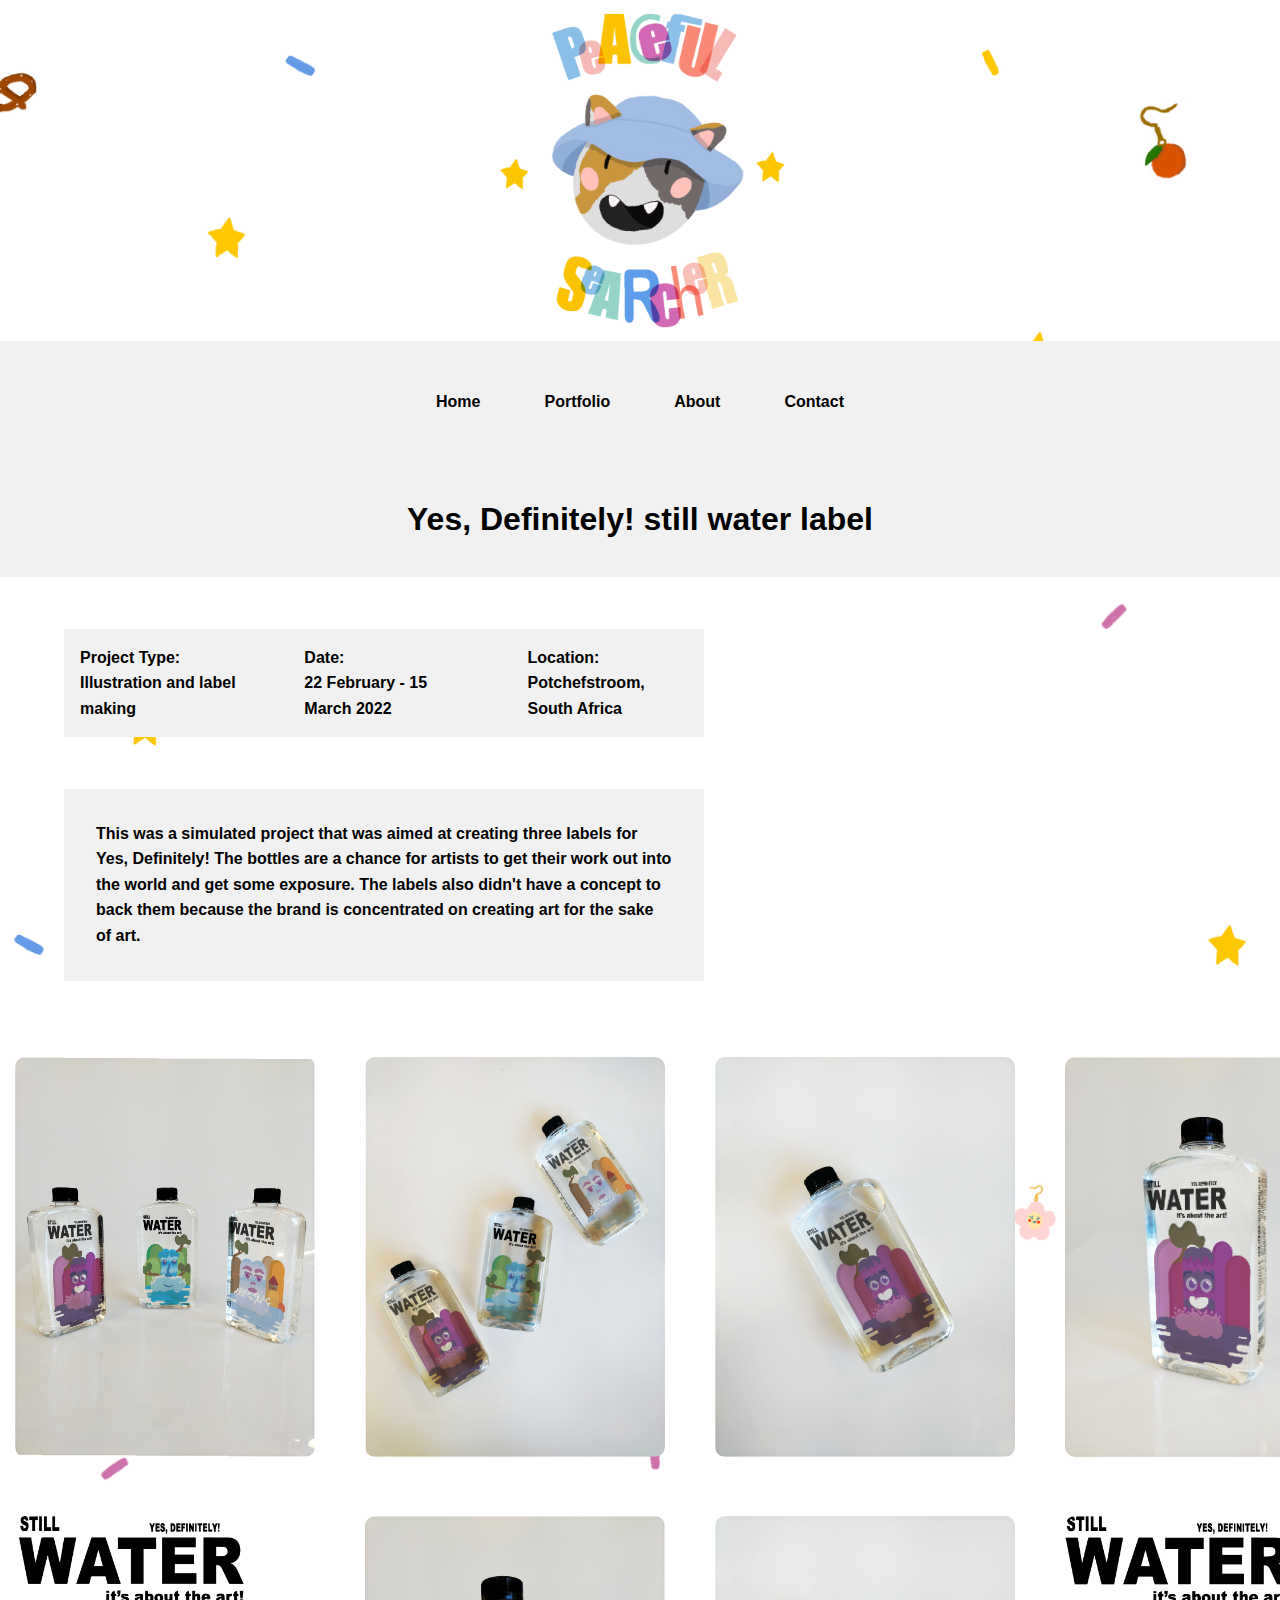
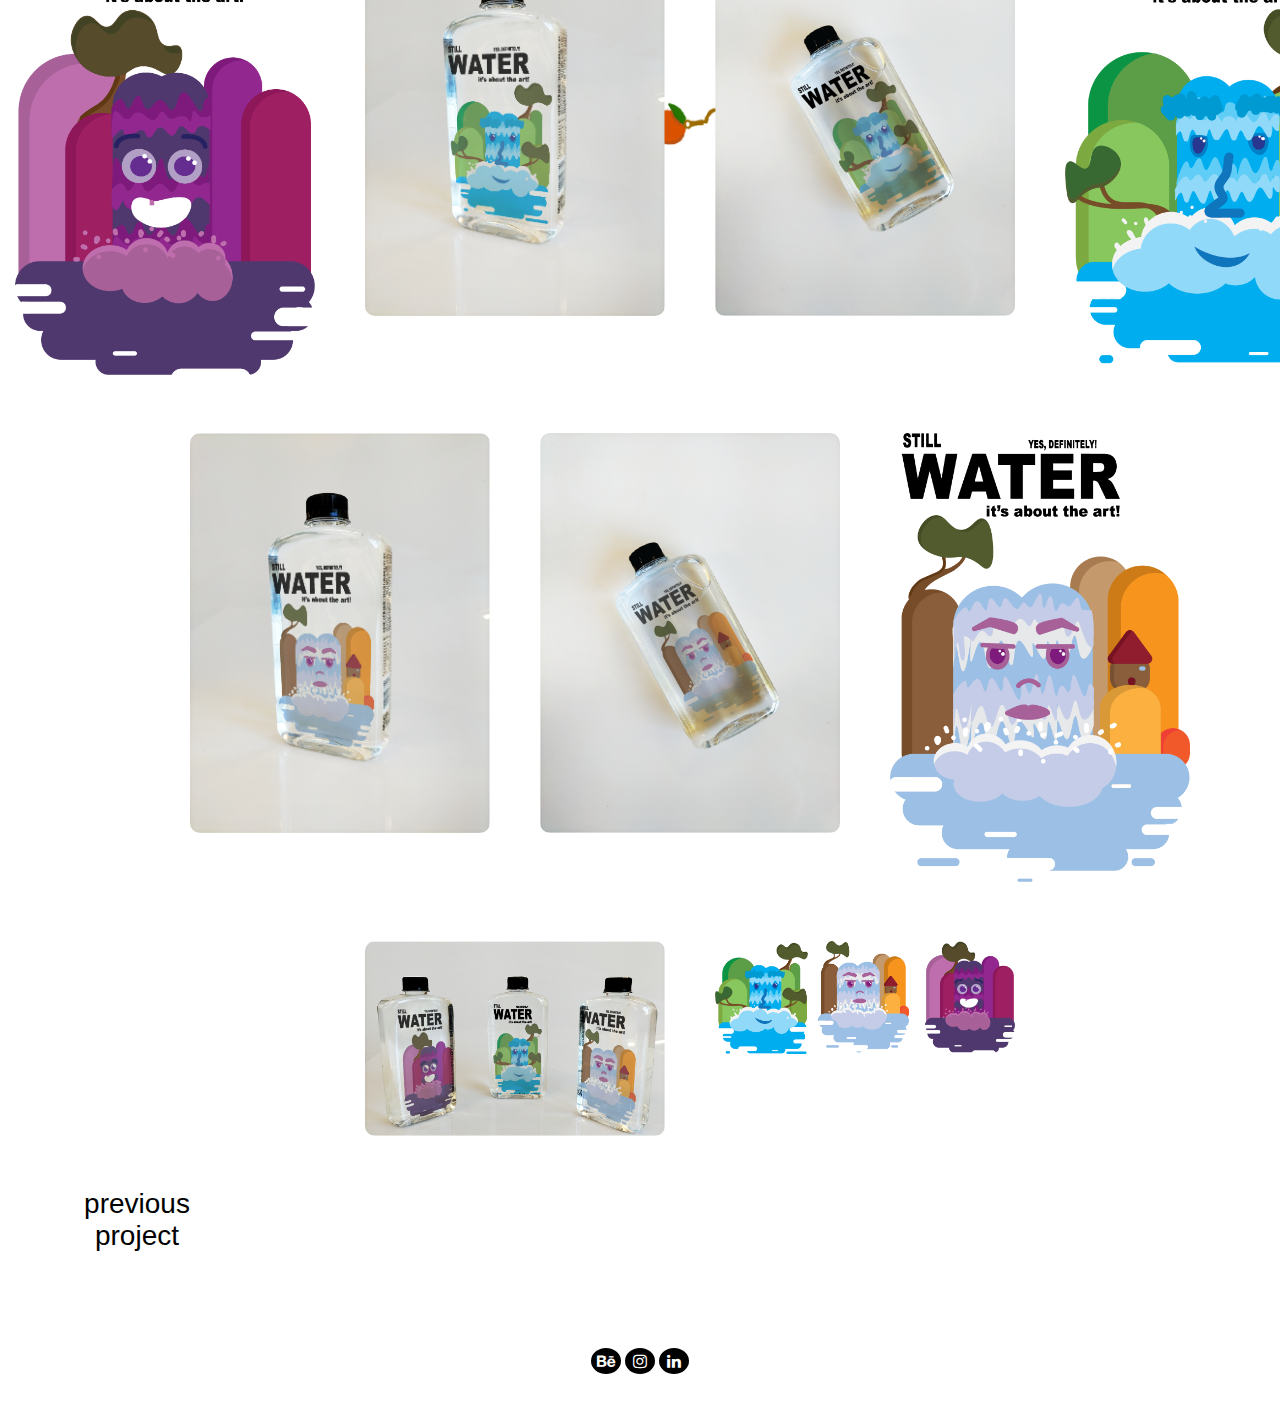
<file: yes-def.html>
<!DOCTYPE html>
<html lang="en">
<head>
  <meta charset="UTF-8">
  <meta name="viewport" content="width=device-width, initial-scale=1.0">
  <title>Peaceful Searcher</title>
  <link rel="stylesheet" href="styles.css">
  <link rel="stylesheet" href="https://cdnjs.cloudflare.com/ajax/libs/font-awesome/4.7.0/css/font-awesome.min.css">
  
</head>
<body>

    <img src="images/Asset 2.png" alt="Peaceful Searcher" width="25%" height="25%" class="center" >


  <!-- Navigation Bar -->
  <nav>
    <ul class="container">
      <li><a href="index.html">Home</a></li>
      <li><a href="portfolio.html">Portfolio</a></li>
      <li><a href="about.html">About</a></li>
      <li><a href="contact.html">Contact</a></li>
    </ul>
  </nav>

  <!-- Main Content -->
  <h1 class="container">Yes, Definitely! still water label</h1>
  <br/>
  <br/>
  
  
  <div class="container2">
   <p><b>
       Project Type:<br/>
       Illustration and label making        
   </b></p>
   <p></p>
   <p><b>
       Date:<br/>
       22 February - 15 March 2022
   </b></p>
   <p></p>
   <p><b>
       Location:<br/>
       Potchefstroom, South Africa

   </b></p>
   </div>

   <br/>
   <br/>

   <div class="containertwo">
       <p><b>
        This was a simulated project that was aimed at creating three labels for Yes, Definitely! The bottles are a chance for artists to get their work out into the world and get some exposure. The labels also didn't have a concept to back them because the brand is concentrated on creating art for the sake of art.
       </b></p>

   </div>

   <br/>
   <br/>
   <br/>



     <div class="gallery">
       <div class="gallery-item">
         <img  src="yes/All three labels mockup.png" alt="Illutrated Display yes" width="75%" height="75%">
       </div>
       <div class="gallery-item">
           <img src="yes/Stacked Lables (3).png" alt="Illutrated Display yes" width="75%" height="75%">
         </div>
         <div class="gallery-item">
          <img src="yes/baba le lable mock up.png" alt="yes Design" width="75%" height="75%">
        </div>
        <div class="gallery-item">
          <img src="yes/lable mockup three.png" alt="Design Ethics yes" width="75%" height="75%">
        </div>
     </div>
       
     <br/>
     <br/>
     <div class="gallery">
       <div class="gallery-item">
         <img src="yes/Yes, Definately! baba.png" alt="Illutrated Display yes" width="75%" height="75%">
       </div>
       <div class="gallery-item">
           <img src="yes/lable mockup one.png" alt="Illutrated Display yes" width="75%" height="75%">
         </div>
         <div class="gallery-item">
          <img src="yes/Pappa le lable mockup.png" alt="yes Design" width="75%" height="75%">
        </div>
        <div class="gallery-item">
          <img src="yes/Yes, Definately! Water label.png" alt="Design Ethics yes" width="75%" height="75%">
        </div>
     </div>

     <br/>
     <br/>
     <div class="gallery">
       <div class="gallery-item">
         <img src="yes/lable mockup two.png" alt="Illutrated Display yes" width="75%" height="75%">
       </div>
       <div class="gallery-item">
           <img src="yes/mamma le lable mock up.png" alt="Illutrated Display yes" width="75%" height="75%">
         </div>
         <div class="gallery-item">
          <img src="yes/Yes, Definately! mamma.png" alt="yes Design" width="75%" height="75%">
        </div>
     </div>

     <br/>
     <br/>
     <div class="gallery">
      
      <div class="gallery-item">
        <img src="yes/All three labels mockup v2.png" alt="yes Design" width="75%" height="75%">
    </div>
    <div class="gallery-item">
      <img  src="yes/ArinaGrobler_33747288_Labels.png" alt="Design Ethics yes" width="75%" height="75%">
    </div>
     </div>
       
       

    <div class="container1">
      <a href="love-letter.html"><button class="button2"><span>previous project</span></button></a>
    </div>
     
    <br/>
    <br/>
    <div class="text-justify">
      <a href="https://www.behance.net/arinagrobler1" class="fa fa-behance"></a>
      <a href="https://www.instagram.com/peaceful_searchers/" class="fa fa-instagram"></a>
      <a href="https://www.linkedin.com/in/arina-grobler-a62672297" class="fa fa-linkedin"></a>
    </div>
    <br/>
    <br/>
    
</body>
</html>
</file>
<file: styles.css>
/* Basic reset */
* {
  margin: 0;
  padding: 0;
  box-sizing: border-box;
}

body {
  font-family: Arial, sans-serif;
  line-height: 1.6;
  background-image: url('images/background.png');
  background-repeat: no-repeat;
  background-attachment: fixed;  
  background-size: cover;
}

.container {
  display: flex;
  align-items: center;
  justify-content: center;
  padding: 2rem;
  gap: 2rem;
  background-color: #f1f1f1;
}

.container1 {
  display: flex;
  align-items: auto;
  justify-content: auto;
  padding: 2rem;
  gap: 70%;
}

.textColumn {
  display: flex;
  align-items: center;
  justify-content: center;
  padding: 20px;
  gap: 50px;
  background-color: #f1f1f1;
}

.containertwo {
  margin-left: 5%;
  text-align: left;
  display: block;
  align-items: center;
  justify-content: center;
  padding: 2rem;
  gap: 2rem;
  background-color: #f1f1f1;
  max-width: 50%; /* Limit width to half of the page */
}

.container2 {
  display: flex;
  margin-left: 5%;
  max-width: 50%;
  align-items: center;
  justify-content: left;
  padding: 1rem;
  gap: 2rem;
  background-color: #f1f1f1;
}

.profile-section {
  flex: 1;
  display: flex;
  justify-content: center;
}

.profile-image {
  width: 500px;
  height: 500px;
  border-radius: 50%;
  object-fit: cover;
  padding: 1rem;
}

.profile-imagetwo {
  width: 30%;
  height: 30%;
  border-radius: 15%;
  object-fit: cover;
  padding: 1rem;
  display: block;
  margin-left: auto;
  margin-right: auto;
}

/* Navigation Styles */
nav {
  background-color: #f1f1f1;
  padding: 1em;
}

.current {
  color: #e16bcf;
}

.nav.active {
  color: #e16bcf;
}

nav ul {
  list-style-type: none;
  display: flex;
  gap: 1em;
  justify-content: center;
}

nav ul li a {
  color: rgb(3, 2, 2);
  font-weight: bold;
  text-decoration: none;
  padding: 0.5em 1em;
}

nav ul li a:hover {
  color: #e16bcf;
  border-radius: 4px;
}

.center {
  display: block;
  margin-left: auto;
  margin-right: auto;
  width: 25%;
}

.left {
  display: block;
  margin-left: 10%;
  margin-right: auto;
  width: 25%;
  float: left;
  text-align: justify;
}

.text-justify {
  margin-left: auto;
  margin-right: auto;
  display: block;
  flex: 2;
  width: 50%;
  text-align: center;
}

.text-justify1 {
  margin-left: auto;
  margin-right: auto;
  display: block;
  flex: 2;
  width: 50%;
  text-align: left;
}

/* Button Styles */
.imgbutton {
  border: none;
  color: white;
  font-size: 16px;
  cursor: pointer;
  transition: opacity 0.3s ease;
}

.imgbutton:hover {
  opacity: 0.7;
}

.button {
  border-radius: 4px;
  text-align: center;
  font-size: 28px;
  padding: 0.5rem 0.8rem;
  width: 200px;
  transition: all 0.5s;
  cursor: pointer;
  margin: 5px;
  background-color: #000000;
  color: #ffffff;
}

.button span {
  cursor: pointer;
  display: inline-block;
  position: relative;
  transition: 0.5s;
}

.button span:after {
  content: '\00bb';
  position: absolute;
  opacity: 0;
  top: 0;
  right: -20px;
  transition: 0.5s;
}

.button:hover span{
  padding-right: 25px;
}

.button:hover span:after {
  opacity: 1;
  right: 0;
}

.button1 {
  border-radius: 4px;
  background-color: #ffffff;
  border: none;
  color: #000000;
  text-align: center;
  font-size: 28px;
  padding: 0.5rem 0.8rem;
  width: 200px;
  transition: all 0.5s;
  cursor: pointer;
  margin: 5px;
  margin-left: auto;
  display: block;
}

.button1 span {
  cursor: pointer;
  display: inline-block;
  position: relative;
  transition: 0.5s;
}

.button1 span:after {
  content: '\00bb';
  position: absolute;
  opacity: 0;
  top: 0;
  right: -20px;
  transition: 0.5s;
}

.button1:hover span {
  padding-right: 25px;
}

.button1:hover span:after {
  opacity: 1;
  right: 0;
}

.button2 {
  border-radius: 4px;
  background-color: #ffffff;
  border: none;
  color: #000000;
  text-align: center;
  font-size: 28px;
  padding: 0.5rem 0.8rem;
  width: 200px;
  transition: all 0.5s;
  cursor: pointer;
  margin: 5px;
}

.button2 span {
  cursor: pointer;
  display: inline-block;
  position: relative;
  transition: 0.5s;
}

.button2 span:after {
  content: '\00ab';
  position: absolute;
  opacity: 0;
  top: 0;
  left: -150px;
  transition: 0.5s;
}

.button2:hover span {
  padding-left: 25px;
}

.button2:hover span:after {
  opacity: 1;
  right: 0;
}

.fa {
  padding: 5px;
  font-size: 5px;
  width: 30px;
  text-align: center;
  text-decoration: none;
  border-radius: 50%;
}

.fa:hover {
  opacity: 0.7;
}

.fa-behance, .fa-instagram, .fa-linkedin {
  background: rgb(0, 0, 0);
  color: white;
}

.gallery {
  display: flex;
  gap: 150px;
  justify-content: center;
  flex-wrap: wrap;
}

.gallery-item {
  text-align: left;
  width: 200px;
}

.gallery-item img {
  width: 150%;
  height: auto;
  border-radius: 10px;
}

/* Mobile Responsiveness */
@media (max-width: 768px) {
  
  .container1,
  .textColumn,
  .containertwo {
    flex-direction: column;
    padding: 1rem;
    gap: 1rem;
    max-width: 100%;
    margin-left: 0;
  }

  .container2{
    flex-direction: row;
    padding: 1rem;
    gap: 1rem;
    max-width: 100%;
    margin-left: 0;
  }

  .container{
    flex-direction: row;
    padding: 1rem;
    gap: 1rem;
    max-width: 100%;
    margin-left: 0;
  }

  .profile-image {
    width: 200px;
    height: 200px;
  }

  .gallery {
    gap: 1rem;
  }

  .gallery-item {
    width: 100%;
    text-align: center;
  }

  nav ul {
    flex-direction: column;
    gap: 0.5em;
  }

  
  .button1,
  .button2 {
    width: 100%;
    font-size: 20px;
    padding: 0.5rem;
  }

  .button{
    width: fit-content;
    font-size: 15px;
    padding: 0.5rem;
  }

  .center, .left, .text-justify, .text-justify1 {
    width: 90%;
    margin: 0 auto;
    text-align: center;
  }
}

@media (max-width: 480px) {
  body {
    font-size: 14px;
  }

  .profile-image {
    width: 150px;
    height: 150px;
  }

  .gallery-item img {
    width: 100%;
  }

  .text-justify, .text-justify1 {
    width: 100%;
    padding: 0.5rem;
  }
}
</file>
